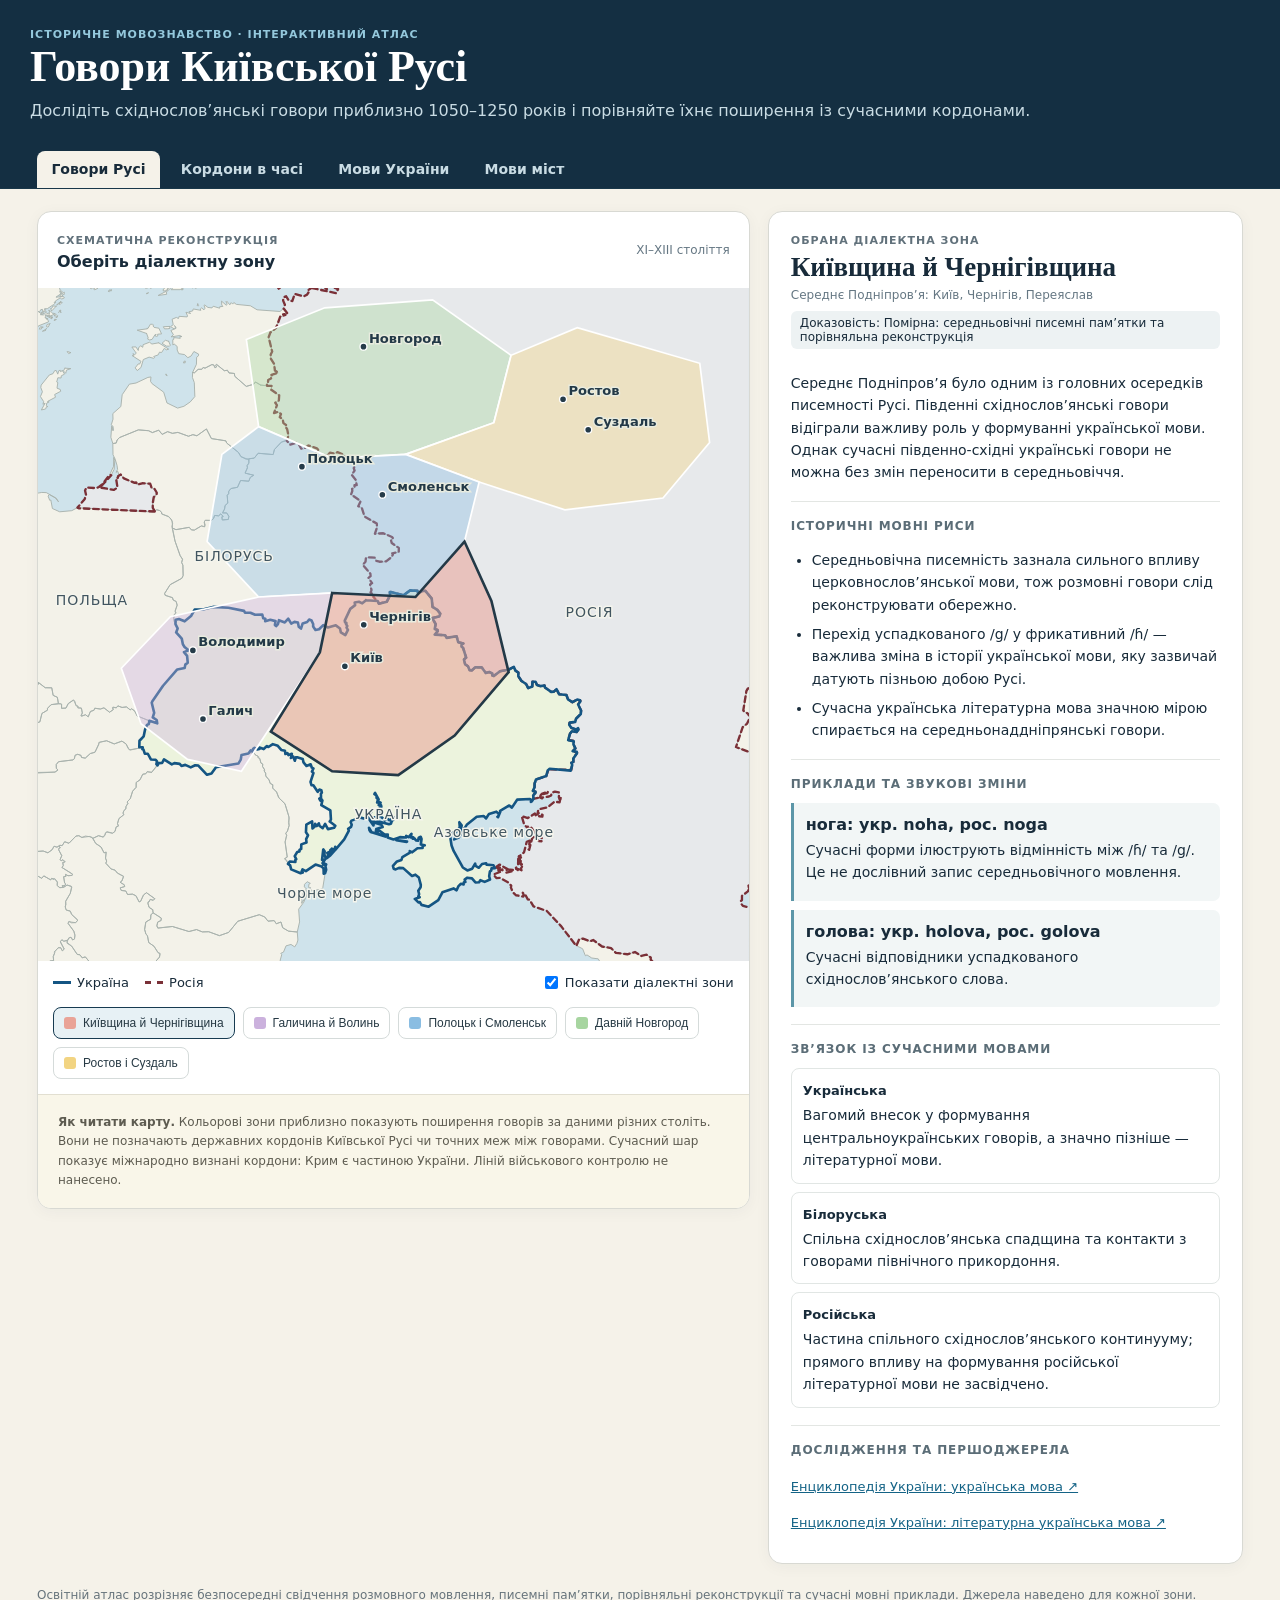
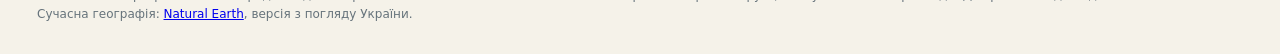
<file: index.html>
<!doctype html><html lang="uk"><head><meta charset="utf-8"><meta name="viewport" content="width=device-width,initial-scale=1"><meta name="description" content="Інтерактивний атлас говорів Київської Русі з мовними прикладами, сучасними кордонами та джерелами."><meta property="og:type" content="website">
<meta property="og:locale" content="uk_UA">
<meta property="og:site_name" content="Мовний атлас України">
<meta property="og:title" content="Мовний атлас України">
<meta property="og:description" content="Інтерактивні карти мов, говорів і кордонів: від Київської Русі до сучасної України.">
<meta property="og:url" content="https://yborunov.github.io/ukraine-language-atlas/">
<meta property="og:image" content="https://yborunov.github.io/ukraine-language-atlas/assets/atlas-share-v1.png">
<meta property="og:image:type" content="image/png">
<meta property="og:image:width" content="1200">
<meta property="og:image:height" content="630">
<meta property="og:image:alt" content="Мовний атлас України: карта сучасної України та шкала часу від 882 до 2026 року">
<meta name="twitter:card" content="summary_large_image">
<meta name="twitter:title" content="Мовний атлас України">
<meta name="twitter:description" content="Інтерактивні карти мов, говорів і кордонів: від Київської Русі до сучасної України.">
<meta name="twitter:image" content="https://yborunov.github.io/ukraine-language-atlas/assets/atlas-share-v1.png">
<meta name="twitter:image:alt" content="Мовний атлас України: карта сучасної України та шкала часу від 882 до 2026 року">
<title>Говори Київської Русі · Мовний атлас України</title><style>
:root{font-family:Inter,system-ui,-apple-system,Segoe UI,sans-serif;color:#182b3a;background:#f5f2e9}*{box-sizing:border-box}body{margin:0}header{background:#142f42;color:#fff;padding:28px max(22px,calc((100vw - 1220px)/2))}h1{font-family:Georgia,serif;font-size:clamp(27px,4vw,44px);margin:0 0 7px}header p{color:#c9dce4;margin:0;line-height:1.5}main{max-width:1250px;margin:auto;padding:22px}.layout{display:grid;grid-template-columns:minmax(0,1.5fr) minmax(330px,1fr);gap:18px;align-items:start}.panel{background:#fff;border:1px solid #d8d9d3;border-radius:14px;overflow:hidden;box-shadow:0 3px 16px #1b35420b}.maptop{padding:17px 19px;display:flex;justify-content:space-between;align-items:center;gap:10px}.eyebrow{font-size:11px;font-weight:750;letter-spacing:.09em;text-transform:uppercase;color:#61717b}.maptop strong{display:block;margin-top:4px}svg{width:100%;height:auto;display:block;background:#e8ebdf}.region{stroke:#fff;stroke-width:2.5;cursor:pointer;transition:opacity .15s}.region:hover,.region:focus{stroke:#263d4c;stroke-width:4;outline:none}.region.selected{stroke:#182e3b;stroke-width:4}.city{fill:#253b49;stroke:#fff;stroke-width:1.4;pointer-events:none}.citylabel{fill:#233947;font-size:11px;font-weight:650;paint-order:stroke;stroke:#e9ecdf;stroke-width:3px;pointer-events:none}.maplabel{font-family:Georgia,serif;font-size:17px;text-anchor:middle;pointer-events:none;fill:#29414b}.legend{padding:15px;display:flex;flex-wrap:wrap;gap:8px}.legend button{border:1px solid #d5dbda;background:#fff;border-radius:8px;padding:8px 10px;cursor:pointer;display:flex;gap:7px;align-items:center;font-size:12px;color:#263944}.legend button.active{border-color:#173b51;background:#e7f1f5}.swatch{height:12px;width:12px;border-radius:3px;display:inline-block;flex:none}.detail{padding:22px}.detail h2{font-family:Georgia,serif;font-size:27px;margin:5px 0}.detail p,.detail li{line-height:1.6;font-size:14px}.detail ul{padding-left:21px}.detail li{margin:7px 0}.meta{font-size:12px;color:#657783}.pill{display:inline-block;background:#edf2f3;padding:5px 9px;border-radius:6px;font-size:12px;margin:9px 0}.section{border-top:1px solid #e3e6e3;padding-top:17px;margin-top:17px}.section h3{font-size:12px;letter-spacing:.075em;text-transform:uppercase;color:#5b6d77;margin:0 0 12px}.example{background:#f2f6f6;border-left:3px solid #5c96a8;border-radius:0 7px 7px 0;padding:12px;margin:9px 0}.example strong{display:block;font-size:16px}.example p{margin:5px 0}.example small{color:#647783;line-height:1.5;display:block}.lang{border:1px solid #e1e6e4;border-radius:8px;padding:11px;margin:8px 0}.lang strong{font-size:13px}.lang p{margin:5px 0 0}.sources a{display:block;color:#146386;font-size:13px;padding:9px 0;line-height:1.4}.disclaimer{padding:18px 20px;background:#f9f6e9;border-top:1px solid #e2dfd1;font-size:12px;line-height:1.6;color:#5d5b50}footer{max-width:1250px;margin:0 auto 30px;padding:0 22px;color:#66737b;font-size:12px;line-height:1.6}@media(max-width:850px){.layout{grid-template-columns:1fr}main{padding:12px}.detail{padding:18px}.maplabel{font-size:15px}}

#borders{fill:none;stroke-linejoin:round;stroke-linecap:round}.neighbor{stroke:#a9b2ad;stroke-width:1}.ukr{stroke:#145583;stroke-width:2.8}.rus{stroke:#7a3037;stroke-width:2.5;stroke-dasharray:6 4}#regions .region{fill-opacity:.39;stroke:#fff;stroke-width:1.8}#regions .region:hover,#regions .region:focus-visible,#regions .region.selected{stroke:#233947;stroke-width:2.8;fill-opacity:.55}#regions.layer-off{display:none}.countrylabel{font-size:15px;letter-spacing:1px;fill:#415560;paint-order:stroke;stroke:#f5f5ed;stroke-width:3;pointer-events:none;text-anchor:middle}.citylabel{font-size:14px}.compare{padding:12px 15px 0;display:flex;gap:8px 16px;align-items:center;flex-wrap:wrap;font-size:13px}.compare label{margin-inline-start:auto;display:flex;align-items:center;gap:4px}.key{display:inline-flex;align-items:center;gap:6px}.key::before{content:'';width:18px;border-top:3px solid #145583}.key.rus::before{border-top:3px dashed #7a3037}@media(max-width:480px){.compare label{margin-inline-start:0}.citylabel{font-size:18px}.countrylabel{font-size:18px}}
</style><link rel="stylesheet" href="atlas-nav.css"></head><body><header><div class="eyebrow" style="color:#94c8dc">Історичне мовознавство · Інтерактивний атлас</div><h1>Говори Київської Русі</h1><p>Дослідіть східнослов’янські говори приблизно 1050–1250 років і порівняйте їхнє поширення із сучасними кордонами.</p></header><nav class="atlas-tabs" aria-label="Карти атласу"><a href="./" aria-current="page">Говори Русі</a><a href="history.html">Кордони в часі</a><a href="modern.html">Мови України</a><a href="cities.html">Мови міст</a></nav><main><div class="layout"><section class="panel"><div class="maptop"><div><span class="eyebrow">Схематична реконструкція</span><strong>Оберіть діалектну зону</strong></div><span class="meta">XI–XIII століття</span></div><svg viewBox="0 0 760 720" role="group" aria-label="Карта говорів Русі та сучасних кордонів Східної Європи">
<rect width="760" height="720" fill="#cfe3eb"/>
<g aria-hidden="true">
<path fill="#ecf3dd" fill-rule="evenodd" d="M363.2,334.6L364.5,337.6L373.0,335.4L376.5,328.4L376.2,325.2L377.2,325.0L390.7,328.6L397.9,323.3L405.7,323.7L406.5,326.6L411.1,323.8L414.2,323.8L421.0,332.1L421.8,340.9L427.0,344.2L430.1,348.2L429.2,351.2L421.6,352.9L425.2,359.4L424.2,364.5L427.2,365.6L427.4,367.0L424.2,370.6L435.3,371.3L437.0,374.1L447.6,372.4L449.3,378.7L454.8,380.1L452.8,381.5L453.0,383.5L454.5,384.7L457.8,395.2L455.4,397.2L456.7,402.3L459.7,404.5L461.5,408.6L463.8,408.9L467.5,405.6L474.5,405.7L478.8,411.6L482.5,410.6L485.8,412.2L485.7,414.2L487.3,414.9L494.0,409.8L503.1,408.2L508.8,405.2L510.5,409.1L513.6,411.2L513.6,415.2L517.0,420.2L521.9,423.4L524.1,427.8L528.5,426.0L528.7,421.0L532.0,421.0L533.5,424.4L537.2,425.7L541.6,425.0L542.1,427.2L548.7,431.9L551.6,431.6L554.4,428.9L557.2,434.4L565.0,435.2L566.7,439.9L571.4,442.9L576.5,440.1L579.6,440.9L579.9,442.2L577.5,445.3L580.7,451.8L580.3,455.5L575.3,460.6L574.4,463.9L568.6,464.7L568.0,467.1L570.2,470.3L575.3,472.1L577.5,470.7L577.9,472.2L575.9,474.8L570.8,474.0L568.8,476.6L566.9,483.4L572.8,484.7L572.5,487.8L574.6,492.3L571.7,495.2L576.0,495.9L576.3,497.5L572.4,503.2L572.4,506.7L570.3,507.6L571.2,509.9L569.6,516.0L547.1,514.1L545.0,515.9L543.4,521.9L532.5,525.5L531.0,529.7L530.9,533.9L529.1,537.8L531.8,538.4L532.0,539.7L529.5,542.4L529.8,546.2L527.9,549.0L527.0,549.5L527.5,547.4L526.0,546.4L512.3,547.1L506.7,555.6L503.9,553.3L494.1,559.0L494.3,560.0L491.9,565.9L491.2,565.4L491.9,565.7L492.8,562.2L490.0,559.9L482.2,562.3L479.0,567.2L476.7,564.6L469.1,565.3L458.4,574.0L449.8,587.5L445.0,589.6L446.7,586.9L450.8,585.2L454.5,578.7L454.6,577.7L452.5,578.1L453.0,574.4L450.5,571.2L451.0,576.2L448.4,580.3L446.3,582.3L442.7,582.3L440.6,585.9L442.2,596.1L444.4,601.9L454.2,619.6L459.1,622.8L464.3,620.9L467.4,615.4L467.9,617.8L471.4,619.9L474.8,615.9L479.2,615.1L479.6,616.5L487.0,617.2L488.5,620.4L484.9,620.6L484.6,622.9L483.2,623.8L482.4,629.0L483.3,632.4L477.6,635.0L473.0,633.2L471.6,635.4L467.7,635.6L464.0,631.3L458.8,630.5L456.2,632.6L456.9,635.1L455.3,635.4L455.1,637.7L452.2,637.0L449.6,639.5L447.6,644.0L444.3,642.0L432.4,646.2L428.0,654.5L417.7,661.5L410.0,659.6L408.3,656.6L406.7,656.9L402.9,653.2L408.1,651.4L406.6,650.8L407.5,648.1L406.6,644.4L409.1,640.7L409.3,638.2L407.2,630.3L403.5,627.3L399.9,628.7L390.5,620.3L386.0,620.0L382.4,621.7L380.3,620.9L379.5,618.0L383.8,613.2L388.6,611.5L389.6,608.6L397.7,603.8L397.5,602.1L400.1,603.4L405.7,599.1L411.2,598.8L411.3,596.6L413.5,595.9L409.3,595.0L410.1,589.1L409.2,586.8L407.1,587.8L407.7,589.2L406.4,589.5L406.6,591.0L404.2,590.7L402.5,588.5L400.7,588.9L401.4,587.4L398.7,587.5L399.3,583.5L396.3,587.2L393.7,585.7L393.6,587.5L387.0,587.2L380.1,589.7L373.8,587.5L374.0,584.3L370.3,584.1L363.9,579.4L363.8,581.1L361.3,580.6L361.7,578.4L368.5,576.3L367.1,573.9L360.3,571.8L358.8,572.7L358.7,574.7L354.0,568.1L355.9,569.8L360.5,569.5L375.2,573.3L377.4,572.7L378.3,569.9L383.8,565.4L375.7,569.1L373.4,567.2L370.7,569.2L370.0,567.2L367.5,566.3L365.3,560.8L367.1,554.2L366.8,553.1L365.2,552.5L366.3,550.2L363.4,549.5L364.2,546.7L360.4,539.8L359.7,541.2L361.8,542.4L362.1,545.4L363.6,546.6L362.6,550.2L365.5,550.6L364.3,553.0L366.1,553.3L365.5,556.5L363.4,558.8L364.5,561.7L364.1,565.7L353.6,566.3L356.9,558.5L354.0,561.4L352.2,559.0L353.9,562.4L351.6,566.3L349.5,567.5L344.9,566.3L335.2,569.5L334.3,571.1L335.4,574.0L334.7,576.2L331.6,578.3L332.4,580.3L327.4,589.5L318.1,600.6L317.8,597.5L317.0,600.8L314.2,599.4L313.2,602.6L312.6,600.8L312.7,604.6L311.5,602.9L309.3,604.1L310.8,607.0L307.5,609.3L306.2,605.8L306.5,602.2L305.0,600.3L303.7,611.6L306.8,611.0L304.2,615.0L305.1,616.6L305.9,615.1L308.1,616.4L307.3,617.7L308.1,622.1L306.9,625.8L305.5,626.2L305.3,620.6L303.2,618.6L296.7,616.5L286.4,623.5L282.8,621.7L282.0,623.7L283.1,625.0L280.7,625.7L270.7,621.6L269.6,617.4L267.3,615.7L269.2,613.2L275.2,613.7L275.1,611.6L276.1,610.7L274.5,607.4L277.2,603.0L279.6,602.4L279.6,600.9L281.4,599.8L281.5,594.9L287.1,592.9L286.7,589.2L288.7,585.2L286.5,582.0L286.9,573.7L293.1,570.2L293.5,577.8L295.7,576.1L296.3,573.0L298.1,575.3L300.3,572.4L300.9,574.9L304.4,577.6L307.0,573.0L310.0,578.6L316.6,577.1L317.9,575.0L311.9,570.5L313.2,568.4L312.6,558.6L302.9,552.9L304.1,548.0L303.2,546.7L301.9,548.1L300.8,545.9L302.6,544.8L302.5,540.7L303.5,539.6L302.9,536.9L300.9,536.3L299.0,538.7L294.4,531.7L292.4,531.5L291.4,528.0L294.5,518.6L292.9,517.1L294.5,513.7L292.8,512.9L291.5,509.3L287.0,511.0L283.9,507.2L283.0,503.5L277.1,501.7L275.7,501.9L274.6,505.5L272.9,501.0L270.4,502.5L271.4,498.1L267.8,499.4L266.7,497.3L264.5,498.2L264.1,494.9L260.1,493.9L256.4,489.5L251.1,487.7L246.4,490.8L244.8,489.8L241.3,493.0L236.8,491.3L236.7,493.0L234.4,493.4L231.5,491.7L230.0,492.7L229.9,496.1L227.5,494.3L225.0,497.7L217.6,499.3L216.8,504.3L214.2,508.5L190.3,512.5L185.5,519.1L180.7,520.5L171.4,510.6L168.0,510.3L163.3,512.6L157.5,509.9L153.4,511.0L151.5,508.8L145.8,508.0L143.1,509.4L134.7,504.1L132.7,507.9L129.0,508.0L127.8,510.5L126.6,509.1L127.2,506.2L125.8,504.4L120.7,504.1L117.4,498.0L114.2,497.9L112.7,493.4L111.6,493.1L112.0,491.1L108.3,491.1L108.5,484.1L113.0,479.4L114.5,472.0L116.6,467.1L118.5,466.2L119.0,462.8L127.5,465.5L126.9,461.9L122.7,459.1L124.2,454.2L121.6,443.5L122.3,441.9L133.7,425.3L148.9,407.9L156.8,406.4L157.5,402.7L160.1,400.6L159.4,393.3L156.1,389.3L161.0,387.3L156.7,383.8L154.9,380.9L153.7,374.9L147.7,368.3L149.3,364.0L147.0,359.5L147.2,354.7L150.7,353.9L156.8,356.4L163.6,350.8L167.5,343.9L176.2,343.8L187.1,341.0L203.6,341.9L220.3,345.2L221.3,347.1L227.1,347.2L232.1,349.4L239.8,349.1L240.8,353.1L243.1,353.6L242.9,356.3L248.4,354.8L254.0,356.2L253.3,360.3L254.6,361.5L256.6,359.3L257.6,355.2L263.9,357.6L267.6,353.6L270.8,358.8L274.2,357.0L277.9,357.7L278.8,362.1L281.2,364.2L283.0,358.6L287.8,357.1L289.9,354.5L292.5,355.6L294.2,359.2L294.2,361.9L296.7,365.7L300.5,364.9L305.0,360.4L310.0,363.0L318.4,360.7L322.9,364.1L323.8,368.2L328.6,371.2L331.4,365.6L329.9,363.1L330.7,361.4L329.2,359.1L329.8,358.2L328.2,357.3L328.0,355.6L333.9,343.1L339.1,339.1L338.6,336.3L343.2,335.5L346.7,337.2L350.7,333.8L363.2,334.6ZM316.5,601.7L317.8,600.9L312.1,607.1L309.4,609.3L307.4,610.2L316.5,601.7ZM394.6,591.9L394.2,592.4L383.1,590.4L394.6,591.9ZM368.8,585.2L371.3,586.6L355.9,581.8L354.4,579.7L353.9,577.1L356.9,582.0L368.8,585.2Z"/>
<path fill="#f3f2e9" fill-rule="evenodd" d="M145.0,353.3L145.7,349.2L147.5,346.9L146.6,345.5L148.8,339.1L147.7,335.2L144.5,333.6L143.8,331.1L136.0,328.6L135.4,326.6L141.3,317.2L153.8,310.4L155.2,307.4L154.9,296.3L153.6,293.6L154.5,290.0L152.0,286.2L146.5,270.6L143.8,256.7L147.5,258.4L161.7,255.9L164.0,258.6L167.1,258.9L174.7,254.4L178.4,255.2L177.7,250.2L178.8,248.4L185.3,248.5L187.6,246.7L188.9,243.2L193.1,243.6L195.5,241.5L198.0,244.3L196.6,244.7L197.0,248.0L203.4,247.5L204.1,244.1L201.7,240.5L197.3,240.5L199.5,236.3L200.0,232.6L202.9,230.0L202.3,221.6L203.8,220.0L204.0,217.3L206.3,214.4L213.3,213.1L216.6,205.8L225.4,206.6L226.9,202.6L230.6,200.2L221.4,197.9L223.9,192.3L223.6,189.9L225.3,187.7L225.8,182.6L231.2,181.9L235.4,176.7L251.4,178.1L252.8,172.7L260.2,164.8L265.0,162.8L270.2,167.6L272.3,165.7L278.1,165.7L281.3,171.7L283.8,172.1L289.1,168.4L298.6,171.6L299.9,173.4L298.3,174.5L297.3,178.4L300.9,182.9L306.2,179.1L309.4,179.1L312.1,176.1L317.3,177.0L319.7,175.4L326.8,178.2L327.1,179.8L329.9,181.3L330.1,183.6L332.7,184.1L333.9,186.6L337.7,186.3L338.6,190.9L337.6,192.6L338.5,195.3L335.3,199.7L339.6,204.9L340.8,210.8L338.4,210.7L338.5,213.7L335.8,214.8L336.1,217.0L334.7,220.8L345.1,227.8L342.4,233.3L346.2,235.1L349.2,244.4L362.2,251.9L362.6,255.7L360.2,262.8L369.1,262.2L378.5,266.2L379.7,267.8L377.4,269.6L378.2,272.7L385.8,277.9L385.7,282.3L378.8,283.7L379.5,284.8L378.0,287.8L370.0,293.0L361.6,291.7L360.5,288.6L356.8,287.6L350.6,288.8L350.2,292.7L347.2,295.9L355.4,305.5L355.6,308.1L353.3,309.9L357.2,315.6L355.1,317.1L356.6,323.0L355.6,325.6L359.0,328.2L358.6,330.3L360.7,332.5L360.7,334.6L350.7,333.8L346.7,337.2L343.2,335.5L338.6,336.3L339.1,339.1L333.9,343.1L328.0,355.6L328.2,357.3L329.8,358.2L329.2,359.1L330.7,361.4L329.9,363.1L331.4,365.6L328.9,371.1L323.8,368.2L322.9,364.1L318.4,360.7L310.0,363.0L305.0,360.4L300.5,364.9L296.7,365.7L294.2,361.9L294.2,359.2L292.5,355.6L289.9,354.5L287.8,357.1L283.0,358.6L281.2,364.2L278.8,362.1L277.9,357.7L274.2,357.0L270.8,358.8L267.6,353.6L263.9,357.6L257.6,355.2L256.6,359.3L254.6,361.5L253.3,360.3L254.0,356.2L248.4,354.8L242.9,356.3L243.1,353.6L240.8,353.1L239.8,349.1L232.1,349.4L227.1,347.2L221.3,347.1L220.3,345.2L203.6,341.9L187.1,341.0L176.2,343.8L167.5,343.9L163.6,350.8L156.8,356.4L150.7,353.9L147.5,354.5L146.6,355.6L146.9,359.3L145.0,353.3Z"/>
<path fill="#f3f2e9" fill-rule="evenodd" d="M746.3,490.8L753.5,469.5L758.2,465.7L760.0,462.7L760.0,496.0L746.3,490.8ZM754.1,451.8L758.0,429.4L760.0,428.3L760.0,456.7L754.1,451.8Z"/>
<path fill="#f3f2e9" fill-rule="evenodd" d="M225.5,186.8L223.6,189.9L223.9,192.3L221.4,197.9L230.6,200.2L226.9,202.6L225.4,206.6L216.6,205.8L213.3,213.1L206.3,214.4L204.0,217.3L203.8,220.0L202.3,221.6L202.9,230.0L200.0,232.6L199.5,236.3L197.3,240.5L201.7,240.5L204.1,244.1L203.4,247.5L197.0,248.0L196.6,244.7L198.0,244.3L195.5,241.5L193.1,243.6L188.9,243.2L187.6,246.7L185.3,248.5L178.8,248.4L177.7,250.2L178.8,253.3L177.9,255.4L174.7,254.4L167.1,258.9L164.0,258.6L161.7,255.9L147.5,258.4L143.8,256.7L143.5,249.4L140.3,244.9L132.3,241.6L132.1,239.7L130.1,238.0L126.8,237.1L124.9,239.0L123.4,236.4L122.5,233.3L123.2,225.3L127.1,219.7L126.4,216.6L121.4,213.5L119.6,208.9L111.4,208.8L106.8,210.6L104.9,207.8L103.3,208.4L91.8,203.5L88.4,199.5L85.6,201.2L86.3,199.2L85.4,196.1L83.4,197.1L85.1,194.1L84.5,189.7L82.5,183.0L80.2,178.3L80.0,166.3L83.6,165.8L84.6,162.5L87.2,159.9L107.3,151.7L118.2,152.6L122.3,154.6L129.1,152.0L132.7,156.5L138.6,153.6L143.7,155.4L149.6,154.4L160.9,158.5L165.6,156.8L169.9,158.0L180.1,150.7L185.4,161.0L200.8,163.4L201.7,165.7L214.3,175.8L217.0,180.3L225.2,183.5L225.5,186.8ZM76.6,199.8L80.8,190.7L80.9,181.2L82.1,184.0L81.4,193.9L78.3,200.2L76.6,199.8Z"/>
<path fill="#e7e9eb" fill-rule="evenodd" d="M758.9,428.4L757.4,431.1L754.1,451.8L759.5,455.5L760.0,456.9L760.0,461.8L758.2,465.7L753.5,469.5L746.3,490.8L760.0,496.0L760.0,639.6L759.7,638.9L760.0,640.8L760.0,643.1L759.0,645.2L752.7,649.9L752.7,654.4L751.6,655.3L752.2,658.7L753.7,660.7L760.0,662.2L760.0,720.0L656.9,720.0L655.1,718.2L655.2,715.8L650.7,712.9L645.1,714.2L638.3,710.0L630.1,712.4L617.9,710.9L612.7,705.8L603.1,704.1L593.6,697.2L590.2,698.6L582.7,695.6L578.5,696.7L575.6,703.4L559.0,682.0L544.0,666.1L529.8,661.2L525.6,654.0L523.7,653.7L520.9,648.4L518.3,646.7L519.5,649.3L518.9,650.7L511.0,649.3L507.7,646.0L505.6,640.9L506.0,639.1L503.0,635.7L493.7,630.7L490.1,630.9L486.9,627.1L496.9,623.3L496.5,621.7L492.4,622.9L491.6,620.3L492.8,622.1L493.9,619.7L492.2,618.9L489.2,621.5L490.2,618.7L493.6,616.5L501.6,621.1L500.0,625.2L506.3,623.8L502.1,621.5L507.9,622.3L511.5,619.7L511.2,621.2L513.7,621.3L512.8,622.6L513.4,623.0L514.6,621.2L517.0,622.5L516.3,620.9L517.8,618.3L516.7,618.8L516.4,615.9L517.4,616.2L515.9,614.8L516.3,611.5L514.6,609.5L515.3,611.3L514.7,616.0L514.2,617.6L513.3,617.0L513.5,608.4L514.3,607.0L514.0,608.1L516.4,609.0L515.4,607.0L519.7,603.4L522.6,592.1L526.7,590.5L525.0,591.9L526.1,591.9L525.2,594.6L526.2,595.2L524.2,600.0L525.2,600.7L528.5,587.8L530.7,586.9L535.3,591.3L538.8,591.6L539.1,588.5L532.0,583.7L527.4,577.0L523.6,576.0L524.6,577.3L524.0,577.9L521.6,575.5L519.6,572.8L517.1,564.6L523.7,566.8L531.3,561.9L532.4,564.3L539.2,565.3L539.5,563.5L537.6,561.9L535.4,561.4L534.0,562.9L535.0,557.6L545.2,555.1L552.3,549.2L557.7,550.0L558.3,547.0L560.5,545.7L559.0,545.2L557.7,546.9L556.9,544.3L557.3,539.5L552.7,538.5L548.9,539.9L548.7,542.6L546.3,543.7L538.6,544.8L539.0,545.7L536.7,544.6L538.8,541.3L544.5,540.2L545.4,538.4L538.6,540.9L535.4,544.9L529.8,546.2L529.5,542.4L532.0,538.9L529.1,537.2L530.9,533.9L531.0,529.7L532.5,525.5L543.4,521.9L545.9,514.7L570.2,515.3L571.2,509.9L570.3,507.6L572.4,506.7L572.4,503.2L576.4,496.7L571.7,495.2L574.6,492.3L572.5,487.8L573.1,486.6L572.2,483.9L566.9,483.4L568.8,476.6L570.8,474.0L575.9,474.8L578.0,471.4L576.8,470.6L575.3,472.1L570.2,470.3L568.0,467.1L568.2,465.0L574.4,463.9L575.3,460.6L580.3,455.5L580.7,451.8L577.5,445.3L580.0,441.3L576.5,440.1L571.4,442.9L566.7,439.9L565.0,435.2L557.2,434.4L554.4,428.9L551.6,431.6L548.7,431.9L542.1,427.2L541.6,425.0L537.2,425.7L533.5,424.4L532.0,421.0L528.7,421.0L528.5,426.0L524.1,427.8L521.9,423.4L517.0,420.2L513.6,415.2L513.6,411.2L510.5,409.1L508.8,405.2L503.1,408.2L494.0,409.8L487.3,414.9L485.7,414.2L485.8,412.2L482.5,410.6L478.8,411.6L474.5,405.7L467.5,405.6L463.8,408.9L461.5,408.6L459.7,404.5L456.7,402.3L455.4,397.2L457.8,395.2L454.5,384.7L453.0,383.5L452.8,381.5L454.8,380.1L449.3,378.7L447.6,372.4L437.0,374.1L435.3,371.3L424.2,370.6L427.4,367.0L427.2,365.6L424.2,364.5L425.2,359.4L421.6,352.9L429.2,351.2L430.1,348.2L427.0,344.2L421.8,340.9L421.0,332.1L414.2,323.8L411.1,323.8L406.5,326.6L405.7,323.7L397.9,323.3L390.7,328.6L377.2,325.0L376.2,325.2L376.5,328.4L373.0,335.4L364.5,337.6L363.2,334.6L360.7,334.6L360.7,332.5L358.6,330.3L359.0,328.2L355.6,325.6L356.6,323.0L355.1,317.1L357.2,315.6L353.3,309.9L355.6,308.1L355.4,305.5L347.2,295.9L350.2,292.7L350.6,288.8L351.6,288.0L360.0,288.3L361.6,291.7L365.1,292.7L372.2,292.3L378.0,287.8L379.5,284.8L378.8,283.7L385.7,282.3L385.8,277.9L378.2,272.7L377.4,269.6L379.7,267.8L378.5,266.2L369.1,262.2L360.2,262.8L362.6,255.7L362.2,251.9L349.2,244.4L346.2,235.1L342.4,233.3L345.1,227.8L334.7,220.8L336.1,217.0L335.8,214.8L338.5,213.7L338.4,210.7L340.8,210.8L339.6,204.9L335.3,199.7L338.5,195.3L337.6,192.6L338.6,190.9L338.4,187.6L336.7,185.9L333.9,186.6L332.7,184.1L330.1,183.6L329.9,181.3L327.1,179.8L326.8,178.2L320.2,175.5L317.3,177.0L312.1,176.1L309.4,179.1L306.2,179.1L300.9,182.9L297.5,179.3L298.3,174.5L299.9,173.4L298.2,171.4L289.1,168.4L283.8,172.1L281.3,171.7L278.3,165.9L276.2,165.3L269.7,167.4L266.0,163.4L267.8,157.9L266.4,150.9L264.5,148.2L265.5,146.7L262.4,144.5L261.6,140.3L258.5,138.0L259.8,134.7L256.5,132.5L252.3,133.7L255.5,125.3L253.7,122.7L257.5,120.3L257.9,114.7L249.3,108.8L249.7,104.7L245.1,104.7L244.5,102.4L245.9,101.5L246.1,98.3L249.2,96.8L249.0,94.3L250.4,93.4L249.6,92.9L256.8,90.6L253.3,88.2L252.4,81.0L248.8,75.3L248.8,71.2L250.4,68.0L246.6,52.7L248.4,47.6L254.6,42.7L259.0,30.7L264.6,28.8L262.1,28.2L266.8,27.3L262.6,21.9L264.0,17.9L262.1,13.5L262.3,10.2L265.3,8.8L267.9,13.1L271.9,14.1L274.5,6.3L283.9,9.0L287.7,7.1L289.2,4.8L287.8,3.0L292.3,0.0L293.0,0.0L318.7,5.6L320.9,1.1L317.4,0.0L760.0,0.0L760.0,427.9L758.9,428.4ZM44.0,235.6L42.2,234.8L49.8,225.9L51.4,221.4L50.3,216.4L51.8,213.3L62.0,214.0L65.1,212.8L69.0,209.7L76.6,199.8L78.3,200.3L66.3,213.3L81.0,215.9L85.0,213.4L83.4,203.2L85.4,203.1L85.6,201.2L88.4,199.5L91.8,203.5L103.3,208.4L104.9,207.8L106.1,210.3L111.4,208.8L120.0,209.3L121.4,213.5L124.5,214.7L127.0,218.9L126.7,221.1L123.8,223.5L122.7,230.0L122.7,234.9L124.9,239.0L44.0,235.6ZM308.9,1.1L307.2,0.0L307.9,0.0L308.9,1.1ZM257.4,0.7L256.9,0.0L256.9,0.0L258.4,0.0L257.4,0.7Z"/>
<path fill="#f3f2e9" fill-rule="evenodd" d="M0.8,423.4L0.1,421.5L7.7,427.4L14.7,427.5L16.2,435.6L20.7,437.6L21.8,444.3L14.0,445.5L10.2,449.4L10.1,451.4L4.2,454.9L2.0,463.9L0.0,464.6L0.0,423.6L0.8,423.4Z"/>
<path fill="#f3f2e9" fill-rule="evenodd" d="M169.4,81.6L169.6,74.1L171.6,72.5L171.7,70.6L166.7,67.9L163.6,72.8L160.2,74.5L156.7,71.2L150.5,70.2L148.8,66.3L148.8,62.5L145.7,60.0L144.2,60.9L144.1,55.2L145.4,54.7L145.0,53.0L152.1,53.8L151.6,51.8L153.9,52.0L151.6,50.8L142.3,52.3L144.8,50.0L142.1,45.4L147.5,43.2L147.3,41.7L145.7,40.1L147.1,41.9L145.5,43.6L141.7,41.3L144.6,39.2L143.4,33.4L147.9,31.5L150.2,32.6L150.9,30.3L159.4,30.9L159.9,29.9L158.2,25.9L163.1,27.3L161.5,25.3L165.3,24.6L166.0,22.4L174.1,23.9L173.5,22.4L174.9,21.3L177.5,23.3L178.6,21.6L177.5,18.6L178.3,18.2L181.7,20.8L186.0,21.3L187.3,19.5L194.2,21.6L194.3,20.0L197.7,19.7L196.5,18.2L196.2,14.0L201.2,18.4L202.3,17.5L201.0,14.6L201.7,13.9L205.1,18.0L206.6,15.6L208.2,17.2L209.4,15.5L212.0,17.5L227.1,19.0L234.2,23.3L258.7,25.1L262.6,21.9L267.0,26.5L262.1,28.2L264.1,29.4L259.0,30.7L254.6,42.7L248.4,47.6L246.6,52.7L250.4,68.0L248.8,71.2L248.8,75.3L252.4,81.0L253.3,88.2L256.8,90.6L249.6,92.9L250.4,93.4L249.0,94.3L249.2,96.8L246.1,98.3L245.9,101.5L244.5,102.4L245.1,104.7L238.1,103.8L232.5,100.5L230.5,102.9L222.7,105.2L210.3,94.3L210.0,91.4L204.2,90.8L202.6,88.0L199.2,88.4L190.8,81.6L190.0,82.5L190.9,84.4L189.5,85.3L187.8,82.2L185.9,81.9L178.6,85.7L176.5,85.0L175.2,86.9L171.2,87.0L167.2,90.7L165.3,90.3L169.4,81.6ZM156.1,78.3L157.6,78.2L157.3,80.1L155.8,79.9L156.1,78.3ZM139.8,65.4L137.2,66.1L135.1,64.5L132.1,69.0L129.9,68.6L128.5,71.5L123.7,73.3L124.7,74.4L123.8,75.2L118.8,73.9L112.6,76.5L110.1,85.0L106.1,88.3L103.9,85.4L107.1,81.2L108.7,81.3L110.1,78.4L100.7,72.3L102.4,72.1L101.5,70.2L103.4,71.2L105.1,69.7L100.4,63.1L104.7,63.0L107.2,66.8L107.5,64.1L109.7,61.7L112.0,63.4L112.4,60.6L119.2,58.0L121.8,59.9L129.0,58.6L139.8,65.4ZM141.5,61.2L140.5,62.2L137.2,62.1L132.6,59.1L136.2,55.9L139.7,57.0L141.5,61.2ZM141.1,43.2L138.9,43.6L135.3,43.7L134.0,41.4L140.6,41.1L141.1,43.2ZM106.0,45.1L117.0,43.6L116.4,43.0L117.6,43.2L120.2,38.7L122.3,38.8L123.5,39.4L123.0,40.6L124.1,42.1L129.3,43.0L132.1,49.1L127.9,49.4L128.1,51.2L127.0,51.8L125.2,51.2L126.3,49.6L125.2,49.8L122.0,54.9L119.4,55.6L117.0,54.4L117.9,53.5L116.1,48.6L106.0,45.1ZM171.7,18.7L171.5,19.2L170.1,18.7L170.8,17.0L171.7,18.7ZM138.1,93.8L136.7,93.1L136.9,92.2L138.1,93.8Z"/>
<path fill="#f3f2e9" fill-rule="evenodd" d="M249.7,104.7L249.3,108.8L257.9,114.7L257.5,120.3L253.7,122.7L255.5,125.3L252.3,133.7L256.5,132.5L259.8,134.7L258.5,138.0L261.6,140.3L262.4,144.5L265.4,146.2L264.5,148.2L266.4,150.9L267.8,157.9L266.0,163.4L260.2,164.8L252.8,172.7L251.4,178.1L235.4,176.7L231.2,181.9L222.3,183.0L217.0,180.3L214.3,175.8L201.7,165.7L200.8,163.4L185.4,161.0L180.1,150.7L169.9,158.0L165.6,156.8L160.9,158.5L149.6,154.4L143.7,155.4L138.6,153.6L132.7,156.5L129.1,152.0L122.3,154.6L118.2,152.6L107.3,151.7L87.2,159.9L84.6,162.5L83.6,165.8L80.0,166.3L77.9,159.6L78.8,147.4L79.8,149.8L79.4,152.1L80.7,152.3L80.2,148.1L78.4,146.2L80.2,140.2L80.0,134.3L88.6,126.7L90.0,114.1L97.7,102.8L104.8,101.6L117.5,95.6L120.8,95.1L120.3,99.8L122.0,102.3L134.4,111.4L137.9,122.9L149.3,128.4L156.0,126.5L162.8,121.8L167.7,116.1L167.1,101.1L165.1,95.6L165.3,90.3L167.2,90.7L171.2,87.0L175.2,86.9L176.5,85.0L178.6,85.7L185.9,81.9L187.8,82.2L189.1,85.3L190.9,84.4L190.0,82.5L190.8,81.6L199.2,88.4L202.6,88.0L204.2,90.8L210.0,91.4L210.3,94.3L222.7,105.2L230.5,102.9L232.5,100.5L238.1,103.8L249.7,104.7Z"/>
<path fill="#f3f2e9" fill-rule="evenodd" d="M23.7,2.2L27.0,5.0L28.1,4.4L28.0,7.0L27.1,7.0L23.2,3.0L24.2,6.3L19.2,9.8L27.3,9.1L28.2,10.6L25.1,11.9L23.9,10.5L18.7,13.8L18.2,14.9L19.3,15.2L17.3,15.4L18.0,16.7L16.8,17.6L9.9,22.2L7.1,22.1L7.9,23.0L6.5,23.3L8.9,25.1L8.1,25.5L4.9,25.1L4.2,24.5L5.4,24.5L4.8,22.9L3.0,23.1L1.7,25.5L0.2,25.1L3.8,27.9L2.5,28.5L5.8,28.8L8.3,26.4L12.3,28.1L11.7,25.6L13.0,25.6L11.2,23.9L12.7,24.0L16.9,28.4L13.6,29.7L7.6,28.7L8.3,30.5L7.3,31.3L10.8,33.2L8.2,32.4L11.3,35.0L11.1,36.3L0.4,40.5L0.0,41.3L0.0,0.0L23.0,0.0L23.7,2.2ZM28.4,92.1L24.9,93.9L24.7,96.2L21.2,96.0L20.0,100.5L21.2,101.3L20.3,107.1L23.8,108.5L24.3,110.4L17.8,113.9L18.7,116.8L10.7,121.0L10.1,121.7L11.9,121.7L9.4,123.0L8.9,125.7L10.5,126.9L9.0,126.9L8.2,129.3L3.6,130.4L7.6,123.1L5.3,124.3L6.0,121.4L2.6,116.1L4.7,111.0L3.0,106.4L3.4,103.8L12.1,93.0L16.0,91.6L17.8,88.4L19.5,88.2L21.1,92.1L22.3,88.3L23.9,88.0L24.0,89.4L26.1,88.4L28.4,92.1ZM35.1,86.2L30.5,87.8L29.6,91.2L27.2,88.7L28.8,85.7L35.1,86.2ZM32.8,70.2L31.1,68.0L32.0,68.0L34.9,69.1L32.8,70.2ZM9.0,29.7L16.0,31.4L13.5,30.9L15.2,32.0L14.5,32.8L9.0,29.7ZM10.8,41.9L9.0,41.3L9.8,39.0L12.7,38.2L10.8,41.9ZM19.7,33.7L17.3,34.9L18.1,33.5L19.7,33.7ZM20.3,31.7L18.9,31.2L19.9,29.9L20.9,29.9L20.3,31.7ZM16.7,26.8L19.6,28.3L17.8,29.7L16.7,26.8ZM3.2,25.9L6.5,26.8L4.3,27.9L3.2,25.9ZM22.7,25.4L22.8,25.7L22.2,25.9L22.7,25.4ZM24.6,26.5L23.6,25.4L24.2,25.2L24.6,26.5ZM23.4,25.1L22.6,24.4L23.5,23.5L24.3,24.0L23.4,25.1ZM14.6,24.5L13.4,21.9L14.6,21.9L16.0,19.2L19.4,19.5L14.6,24.5ZM23.7,17.7L22.5,17.1L24.6,14.9L25.6,15.5L23.7,17.7ZM21.6,17.6L19.8,18.1L24.2,14.5L21.6,17.6ZM25.5,9.0L23.2,8.7L25.1,5.8L26.1,8.1L25.5,9.0ZM9.4,43.3L7.6,44.8L8.3,45.4L5.1,46.1L9.4,43.3ZM3.8,42.2L3.8,43.7L1.3,44.0L2.7,41.4L5.2,41.9L3.8,42.2Z"/>
<path fill="#f3f2e9" fill-rule="evenodd" d="M168.9,0.3L168.2,0.4L168.3,0.0L169.4,0.0L168.9,0.3ZM165.4,0.1L165.5,0.0L165.6,0.0L165.4,0.1ZM152.0,1.8L142.3,1.8L144.0,0.0L154.8,0.0L152.0,1.8ZM137.2,4.3L137.6,6.7L128.5,8.0L137.5,3.3L139.4,0.0L141.9,0.0L137.2,4.3ZM136.9,3.0L133.9,3.2L134.0,1.1L135.5,0.0L139.3,0.0L136.9,3.0ZM116.4,0.1L114.9,0.3L114.8,0.0L116.4,0.0L116.4,0.1ZM120.6,0.7L120.5,0.0L121.0,0.0L120.6,0.7ZM117.1,0.1L117.1,0.0L117.3,0.0L117.1,0.1ZM154.5,2.1L153.2,1.9L153.8,1.2L155.0,1.1L154.5,2.1ZM116.5,6.3L115.7,5.9L116.8,5.4L117.9,5.2L116.5,6.3Z"/>
<path fill="#f3f2e9" fill-rule="evenodd" d="M599.0,717.3L592.1,716.4L587.0,713.1L585.3,714.0L582.3,706.5L576.2,703.5L578.1,697.3L580.9,695.6L590.2,698.6L593.6,697.2L603.1,704.1L612.7,705.8L617.9,710.9L630.1,712.4L638.3,710.0L645.1,714.2L650.7,712.9L655.2,715.8L655.1,718.2L656.9,720.0L600.6,720.0L599.0,717.3Z"/>
<path fill="#f3f2e9" fill-rule="evenodd" d="M50.6,715.2L47.3,716.2L44.9,713.0L41.9,712.5L36.0,703.7L30.8,699.6L32.8,695.1L35.3,694.2L37.0,697.1L39.0,696.1L39.5,692.6L38.3,687.7L32.2,679.4L32.6,677.6L40.1,678.6L42.4,676.1L35.7,669.5L34.7,666.5L30.3,665.2L29.3,663.1L29.6,655.7L34.5,647.3L36.1,641.1L35.5,639.6L31.1,638.4L26.6,641.0L26.0,638.9L28.0,639.3L29.7,637.3L28.5,636.3L27.4,629.5L29.8,629.1L29.4,627.0L32.1,628.4L36.4,628.1L36.9,626.7L25.6,619.6L27.0,617.7L26.5,614.2L29.0,613.6L26.7,611.3L24.7,612.5L23.7,611.0L25.4,607.0L22.1,600.7L22.4,599.0L23.8,598.5L22.9,597.4L23.6,595.9L25.9,596.2L28.5,592.1L33.1,593.7L40.6,586.0L43.7,585.6L46.9,587.5L50.6,586.0L57.4,587.0L61.7,593.9L67.4,597.7L70.8,604.1L72.8,603.0L72.2,609.6L73.4,612.8L72.5,615.0L78.1,621.2L82.3,622.4L84.9,625.6L91.5,629.1L89.7,634.0L87.8,635.4L92.2,638.1L92.7,640.0L87.9,641.4L89.0,644.2L93.8,644.7L95.8,648.5L101.0,648.1L104.7,649.8L108.1,656.4L109.7,655.8L112.8,649.0L116.0,646.6L124.9,653.0L123.2,654.7L120.0,653.7L119.2,656.0L117.5,656.5L118.5,661.8L122.7,664.7L123.0,668.0L120.7,670.3L120.4,674.9L115.3,677.9L114.0,685.8L115.4,690.9L117.0,692.5L118.4,699.9L124.0,703.8L128.4,710.7L130.5,711.6L129.9,715.4L125.9,720.0L54.6,720.0L50.6,715.2Z"/>
<path fill="#f3f2e9" fill-rule="evenodd" d="M129.0,508.0L132.7,507.9L134.7,504.1L143.1,509.4L145.8,508.0L151.5,508.8L153.4,511.0L157.5,509.9L163.3,512.6L168.0,510.3L171.4,510.6L180.7,520.5L185.5,519.1L190.3,512.5L214.2,508.5L216.8,504.3L217.6,499.3L227.7,496.6L231.2,497.5L233.5,500.4L234.2,499.6L235.8,501.2L235.0,502.2L237.1,503.1L238.4,508.0L240.3,509.0L240.1,511.6L242.5,515.5L241.6,516.1L243.4,518.7L243.2,521.2L247.1,526.0L248.3,529.8L251.0,531.1L250.9,534.7L255.1,538.9L258.0,545.7L263.9,551.1L268.2,564.9L268.5,574.8L266.7,580.8L264.9,583.0L265.9,585.2L264.2,592.3L266.5,608.5L263.7,610.2L269.6,617.4L270.7,621.6L280.7,625.7L283.1,625.0L282.0,623.7L282.8,621.7L286.4,623.5L296.7,616.5L303.2,618.6L305.3,620.6L305.7,625.5L304.6,626.4L306.6,628.4L304.5,641.2L303.0,642.9L292.4,644.4L288.3,648.5L287.6,646.1L291.9,643.6L290.8,640.6L291.0,642.1L289.4,641.0L289.6,637.6L291.2,636.6L287.8,634.8L284.9,637.7L284.8,640.3L287.0,642.6L286.3,643.2L286.9,645.2L283.0,647.1L282.6,650.1L284.9,649.6L285.6,647.3L287.4,648.0L287.9,649.0L286.7,650.8L287.6,648.6L282.4,652.2L282.9,650.8L281.9,651.1L282.1,652.4L282.7,652.8L281.3,653.6L282.4,654.3L281.9,657.9L286.3,651.4L284.2,656.7L278.7,664.2L279.7,677.8L277.2,688.6L267.9,687.7L261.6,684.0L259.8,677.9L254.8,679.8L252.5,676.4L245.9,677.0L242.4,672.5L236.6,670.1L213.6,677.1L203.9,689.0L194.0,692.5L182.5,688.3L175.7,688.5L169.5,686.0L161.4,688.1L143.7,682.7L128.1,684.4L127.1,682.0L128.0,677.9L131.6,676.3L131.8,673.7L122.9,668.0L122.7,664.7L119.2,662.9L117.3,658.0L120.0,653.7L123.2,654.7L124.9,653.0L116.0,646.6L112.8,649.0L109.7,655.8L108.1,656.4L104.7,649.8L101.0,648.1L95.8,648.5L93.8,644.7L89.0,644.2L87.9,641.4L92.7,640.0L92.2,638.1L87.8,635.4L89.7,634.0L91.5,629.1L84.9,625.6L82.3,622.4L78.1,621.2L72.5,615.0L73.4,612.8L72.2,609.6L73.0,603.4L70.4,603.8L67.4,597.7L61.7,593.9L58.8,588.4L64.7,585.6L69.8,587.1L73.3,581.6L79.5,583.1L82.4,580.9L83.3,576.7L86.0,575.3L85.0,572.7L86.5,567.4L91.8,563.1L90.9,561.5L91.8,558.8L93.9,557.0L94.1,554.4L96.2,550.9L95.2,549.6L98.6,546.1L101.2,538.0L104.9,533.9L105.0,528.7L109.1,525.8L112.0,519.9L115.2,519.4L116.7,517.2L121.5,517.9L129.0,508.0Z"/>
<path fill="#f3f2e9" fill-rule="evenodd" d="M121.5,517.9L116.7,517.2L115.2,519.4L112.0,519.9L109.1,525.8L105.0,528.7L104.9,533.9L101.2,538.0L98.6,546.1L95.2,549.6L96.2,550.9L94.1,554.4L93.9,557.0L91.8,558.8L90.9,561.5L91.8,563.1L86.5,567.4L85.0,572.7L86.0,575.3L83.7,576.1L82.4,580.9L80.0,582.9L73.9,581.4L71.8,582.9L71.9,584.8L69.8,587.1L64.7,585.6L58.8,588.4L55.0,586.4L46.9,587.5L43.7,585.6L40.6,586.0L33.1,593.7L28.5,592.1L25.7,596.3L23.2,595.9L20.3,597.9L17.2,596.9L15.0,600.7L10.6,603.9L5.5,602.0L0.0,602.4L0.0,518.6L18.2,517.6L21.4,515.3L19.6,513.7L19.5,509.5L22.0,506.5L37.4,504.6L38.8,503.5L39.7,499.6L42.5,498.6L46.0,499.8L46.5,501.9L50.5,502.7L55.9,497.8L60.9,496.4L65.0,488.0L65.0,486.0L73.4,484.1L81.5,487.5L89.7,484.5L94.1,487.4L96.4,492.5L98.5,494.1L112.0,491.1L111.6,493.1L112.7,493.4L114.2,497.9L117.4,498.0L120.7,504.1L125.8,504.4L127.2,506.2L126.6,509.1L127.8,510.5L121.5,517.9Z"/>
<path fill="#f3f2e9" fill-rule="evenodd" d="M118.5,466.2L116.6,467.1L114.5,472.0L113.0,479.4L108.5,484.1L108.3,491.1L107.4,492.2L97.7,493.8L94.1,487.4L89.7,484.5L81.5,487.5L73.4,484.1L65.8,485.6L60.9,496.4L55.9,497.8L50.5,502.7L46.5,501.9L46.0,499.8L42.5,498.6L39.7,499.6L38.8,503.5L37.4,504.6L22.0,506.5L19.5,509.5L19.6,513.7L21.4,515.3L18.2,517.6L0.0,518.0L0.0,464.6L2.0,463.9L4.2,454.9L10.1,451.4L10.2,449.4L14.0,445.5L24.4,444.5L25.2,445.0L25.2,449.4L29.9,449.2L32.3,444.4L37.8,440.4L39.4,442.0L40.8,446.7L42.8,447.2L42.6,448.9L46.4,449.2L47.4,454.4L45.8,457.2L46.8,457.9L50.8,456.3L53.7,458.5L56.0,452.8L59.9,451.5L60.7,449.3L66.7,450.2L70.5,448.9L76.5,453.6L80.5,450.8L80.0,448.3L83.7,448.9L85.4,446.8L89.8,448.5L94.9,448.0L98.5,451.1L100.1,449.9L103.9,452.8L105.9,457.5L119.0,462.8L118.5,466.2Z"/>
<path fill="#f3f2e9" fill-rule="evenodd" d="M20.7,437.6L16.2,435.6L14.7,427.5L7.7,427.4L0.1,421.5L0.8,423.4L0.0,423.6L0.0,219.3L4.0,218.6L8.9,218.8L19.7,224.9L21.9,228.6L18.5,224.4L12.0,220.8L10.8,222.5L12.5,227.0L13.7,226.7L15.4,235.8L23.2,239.3L36.1,238.1L42.2,234.8L123.1,239.6L126.8,237.1L130.1,238.0L132.1,239.7L132.3,241.6L139.3,244.1L142.8,247.6L144.0,252.2L143.1,254.9L146.5,270.6L152.0,286.2L154.5,290.0L153.6,293.6L154.9,296.3L155.2,307.4L153.8,310.4L141.3,317.2L135.4,326.6L136.0,328.6L143.8,331.1L144.5,333.6L147.7,335.2L148.8,339.1L146.6,345.5L147.2,347.9L145.5,350.0L145.3,356.1L149.3,364.0L147.7,368.3L153.7,374.9L154.9,380.9L156.7,383.8L161.0,387.3L156.1,389.3L159.4,393.3L160.1,400.6L157.5,402.7L156.8,406.4L148.9,407.9L133.7,425.3L122.3,441.9L121.6,443.5L124.2,454.2L122.7,459.1L127.2,462.3L127.2,466.1L105.9,457.5L103.0,451.9L100.1,449.9L98.5,451.1L94.4,447.8L89.8,448.5L85.4,446.8L83.7,448.9L80.4,448.1L79.5,449.0L80.5,450.8L76.5,453.6L70.5,448.9L66.7,450.2L60.7,449.3L59.9,451.5L56.0,452.8L53.7,458.5L50.8,456.3L46.1,457.7L47.4,454.4L46.4,449.2L42.6,448.9L42.8,447.2L40.8,446.7L38.2,440.6L32.3,444.4L29.9,449.2L25.2,449.4L25.2,445.0L21.8,444.3L20.7,437.6Z"/>
<path fill="#f3f2e9" fill-rule="evenodd" d="M5.5,602.0L10.6,603.9L15.0,600.7L17.2,596.9L20.3,597.9L23.6,595.9L22.9,597.4L23.8,598.5L22.4,599.0L22.1,600.7L25.4,607.0L23.7,611.0L24.7,612.5L26.7,611.3L29.0,613.6L26.5,614.2L27.0,617.7L25.6,619.6L36.9,626.7L36.4,628.1L32.1,628.4L29.4,627.0L29.8,629.1L27.4,629.5L28.5,636.3L29.7,637.3L28.0,639.3L26.0,638.9L26.6,641.0L23.3,641.2L20.5,638.9L20.7,635.2L17.9,631.7L14.4,631.3L13.6,632.9L6.2,628.6L4.0,631.2L0.1,629.0L0.0,629.0L0.0,602.4L5.5,602.0Z"/>
<path fill="#f3f2e9" fill-rule="evenodd" d="M129.9,715.4L130.5,711.6L128.4,710.7L124.0,703.8L118.4,699.9L117.0,692.5L115.4,690.9L114.0,685.8L115.3,677.9L120.4,674.9L120.7,670.3L123.0,668.0L131.8,673.7L131.6,676.3L128.0,677.9L127.1,682.0L128.1,684.4L143.7,682.7L161.4,688.1L169.5,686.0L175.7,688.5L182.5,688.3L194.0,692.5L203.9,689.0L213.6,677.1L236.6,670.1L242.4,672.5L245.9,677.0L252.5,676.4L254.8,679.8L259.8,677.9L261.6,684.0L267.9,687.7L277.2,688.6L277.9,697.2L276.8,700.8L274.5,704.5L270.5,701.9L265.2,703.4L262.5,710.1L259.6,711.4L260.6,712.8L259.0,718.7L259.0,720.0L125.9,720.0L129.9,715.4Z"/>
<path fill="#f3f2e9" fill-rule="evenodd" d="M12.7,719.4L16.7,719.1L16.3,714.8L18.0,710.5L17.4,710.1L21.5,705.5L24.2,705.3L26.0,708.7L28.0,706.9L23.7,699.2L25.6,696.9L27.6,698.5L31.3,697.4L31.2,700.7L36.0,703.7L41.9,712.5L44.9,713.0L47.3,716.2L50.6,715.2L54.6,720.0L12.3,720.0L12.7,719.4Z"/>
<path fill="#f3f2e9" fill-rule="evenodd" d="M0.1,629.0L4.0,631.2L6.2,628.6L13.6,632.9L14.4,631.3L17.0,632.6L17.8,631.6L20.7,635.2L20.5,638.9L23.3,641.2L28.0,640.6L31.1,638.4L35.9,640.1L34.5,647.3L29.6,655.7L29.9,659.4L29.0,661.4L30.3,665.2L34.3,666.0L36.2,670.1L42.2,675.3L42.2,676.8L40.1,678.6L35.8,678.8L33.4,677.1L32.2,679.4L38.3,687.7L39.5,691.5L39.0,696.1L37.0,697.1L35.3,694.2L32.8,695.1L31.9,697.4L27.6,698.5L25.6,696.9L23.9,698.5L28.0,706.9L26.0,708.7L24.2,705.3L21.5,705.5L17.4,710.1L18.0,710.5L16.3,714.8L16.7,719.1L13.1,720.0L0.0,720.0L0.0,629.0L0.1,629.0Z"/>
<path fill="#f3f2e9" fill-rule="evenodd" d="M227.5,494.3L230.2,495.8L230.0,492.7L231.5,491.7L234.4,493.4L236.7,493.0L236.8,491.3L241.3,493.0L244.8,489.8L246.4,490.8L251.7,487.7L252.3,489.1L256.4,489.5L260.1,493.9L264.1,494.9L264.5,498.2L266.7,497.3L267.8,499.4L271.4,498.1L270.4,502.5L272.9,501.0L274.6,505.5L275.7,501.9L277.1,501.7L283.0,503.5L283.9,507.2L287.0,511.0L291.5,509.3L292.8,512.9L294.5,513.7L292.9,517.1L294.5,518.6L291.4,528.0L292.4,531.5L294.4,531.7L299.0,538.7L300.9,536.3L302.9,536.9L303.5,539.6L302.5,540.7L302.6,544.8L300.8,545.9L301.9,548.1L303.2,546.7L304.1,548.0L302.9,552.9L312.6,558.6L313.2,568.4L311.9,570.5L317.9,575.0L316.6,577.1L310.0,578.6L307.0,573.0L304.4,577.6L300.9,574.9L300.3,572.4L298.1,575.3L296.3,573.0L295.7,576.1L293.5,577.8L293.1,570.2L286.9,573.7L286.5,582.0L288.7,585.2L286.7,589.2L287.1,592.9L281.5,594.9L281.4,599.8L279.6,600.9L279.6,602.4L277.2,603.0L274.5,607.4L276.1,610.7L275.1,611.6L275.2,613.7L269.2,613.2L267.3,615.7L265.8,611.6L263.7,610.2L266.5,608.5L264.2,592.3L265.9,585.2L264.9,583.0L266.7,580.8L268.5,574.8L267.8,571.6L268.6,566.6L264.2,551.8L257.0,544.5L255.1,538.9L250.9,534.7L251.0,531.1L248.3,529.8L247.1,526.0L243.8,522.4L243.4,518.7L241.6,516.1L242.5,515.5L240.1,511.6L240.3,509.0L238.4,508.0L237.0,502.8L230.7,497.3L225.8,497.3L227.5,494.3Z"/>
<path fill="#f3f2e9" fill-rule="evenodd" d="M75.9,2.5L76.5,3.8L76.3,4.0L75.4,3.6L75.9,2.5ZM78.2,3.3L76.3,2.2L78.5,2.1L78.2,3.3ZM60.6,0.0L63.6,0.0L64.1,0.2L60.5,2.0L59.8,1.0L60.6,0.0ZM57.0,1.2L55.9,0.0L58.1,0.0L57.0,1.2Z"/>
</g>
<g id="borders" aria-hidden="true">
<path class="neighbor" d="M146.9,359.3L145.0,353.3L145.7,349.2L147.5,346.9L146.6,345.5L148.8,339.1L147.7,335.2L144.5,333.6L143.8,331.1L136.0,328.6L135.4,326.6L141.3,317.2L153.8,310.4L155.2,307.4L154.9,296.3L153.6,293.6L154.5,290.0L152.0,286.2L146.5,270.6L143.8,256.7L147.5,258.4L161.7,255.9L164.0,258.6L167.1,258.9L174.7,254.4L178.4,255.2L177.7,250.2L178.8,248.4L185.3,248.5L187.6,246.7L188.9,243.2L193.1,243.6L195.5,241.5L198.0,244.3L196.6,244.7L197.0,248.0L203.4,247.5L204.1,244.1L201.7,240.5L197.3,240.5L199.5,236.3L200.0,232.6L202.9,230.0L202.3,221.6L203.8,220.0L204.0,217.3L206.3,214.4L213.3,213.1L216.6,205.8L225.4,206.6L226.9,202.6L230.6,200.2L221.4,197.9L223.9,192.3L223.6,189.9L225.3,187.7L225.8,182.6L231.2,181.9L235.4,176.7L251.4,178.1L252.8,172.7L260.2,164.8L265.0,162.8L270.2,167.6L272.3,165.7L278.1,165.7L281.3,171.7L283.8,172.1L289.1,168.4L298.6,171.6L299.9,173.4L298.3,174.5L297.3,178.4L300.9,182.9L306.2,179.1L309.4,179.1L312.1,176.1L317.3,177.0L319.7,175.4L326.8,178.2L327.1,179.8L329.9,181.3L330.1,183.6L332.7,184.1L333.9,186.6L337.7,186.3L338.6,190.9L337.6,192.6L338.5,195.3L335.3,199.7L339.6,204.9L340.8,210.8L338.4,210.7L338.5,213.7L335.8,214.8L336.1,217.0L334.7,220.8L345.1,227.8L342.4,233.3L346.2,235.1L349.2,244.4L362.2,251.9L362.6,255.7L360.2,262.8L369.1,262.2L378.5,266.2L379.7,267.8L377.4,269.6L378.2,272.7L385.8,277.9L385.7,282.3L378.8,283.7L379.5,284.8L378.0,287.8L370.0,293.0L361.6,291.7L360.5,288.6L356.8,287.6L350.6,288.8L350.2,292.7L347.2,295.9L355.4,305.5L355.6,308.1L353.3,309.9L357.2,315.6L355.1,317.1L356.6,323.0L355.6,325.6L359.0,328.2L358.6,330.3L360.7,332.5L360.7,334.6L350.7,333.8L346.7,337.2L343.2,335.5L338.6,336.3L339.1,339.1L333.9,343.1L328.0,355.6L328.2,357.3L329.8,358.2L329.2,359.1L330.7,361.4L329.9,363.1L331.4,365.6L328.9,371.1L323.8,368.2L322.9,364.1L318.4,360.7L310.0,363.0L305.0,360.4L300.5,364.9L296.7,365.7L294.2,361.9L294.2,359.2L292.5,355.6L289.9,354.5L287.8,357.1L283.0,358.6L281.2,364.2L278.8,362.1L277.9,357.7L274.2,357.0L270.8,358.8L267.6,353.6L263.9,357.6L257.6,355.2L256.6,359.3L254.6,361.5L253.3,360.3L254.0,356.2L248.4,354.8L242.9,356.3L243.1,353.6L240.8,353.1L239.8,349.1L232.1,349.4L227.1,347.2L221.3,347.1L220.3,345.2L203.6,341.9L187.1,341.0L176.2,343.8L167.5,343.9L163.6,350.8L156.8,356.4L150.7,353.9L147.5,354.5L146.6,355.6L146.9,359.3"/>
<path class="neighbor" d="M760.0,496.0L746.3,490.8L753.5,469.5L758.2,465.7L760.0,462.7M760.0,456.7L754.1,451.8L758.0,429.4L760.0,428.3"/>
<path class="neighbor" d="M225.2,183.5L225.5,186.8L223.6,189.9L223.9,192.3L221.4,197.9L230.6,200.2L226.9,202.6L225.4,206.6L216.6,205.8L213.3,213.1L206.3,214.4L204.0,217.3L203.8,220.0L202.3,221.6L202.9,230.0L200.0,232.6L199.5,236.3L197.3,240.5L201.7,240.5L204.1,244.1L203.4,247.5L197.0,248.0L196.6,244.7L198.0,244.3L195.5,241.5L193.1,243.6L188.9,243.2L187.6,246.7L185.3,248.5L178.8,248.4L177.7,250.2L178.8,253.3L177.9,255.4L174.7,254.4L167.1,258.9L164.0,258.6L161.7,255.9L147.5,258.4L143.8,256.7L143.5,249.4L140.3,244.9L132.3,241.6L132.1,239.7L130.1,238.0L126.8,237.1L124.9,239.0L123.4,236.4L122.5,233.3L123.2,225.3L127.1,219.7L126.4,216.6L121.4,213.5L119.6,208.9L111.4,208.8L106.8,210.6L104.9,207.8L103.3,208.4L91.8,203.5L88.4,199.5L85.6,201.2L86.3,199.2L85.4,196.1L83.4,197.1L85.1,194.1L84.5,189.7L82.5,183.0L80.2,178.3L80.0,166.3L83.6,165.8L84.6,162.5L87.2,159.9L107.3,151.7L118.2,152.6L122.3,154.6L129.1,152.0L132.7,156.5L138.6,153.6L143.7,155.4L149.6,154.4L160.9,158.5L165.6,156.8L169.9,158.0L180.1,150.7L185.4,161.0L200.8,163.4L201.7,165.7L214.3,175.8L217.0,180.3L225.2,183.5M78.3,200.2L76.6,199.8L80.8,190.7L80.9,181.2L82.1,184.0L81.4,193.9L78.3,200.2"/>
<path class="neighbor" d="M0.0,423.6L0.8,423.4L0.1,421.5L7.7,427.4L14.7,427.5L16.2,435.6L20.7,437.6L21.8,444.3L14.0,445.5L10.2,449.4L10.1,451.4L4.2,454.9L2.0,463.9L0.0,464.6"/>
<path class="neighbor" d="M165.3,90.3L169.4,81.6L169.6,74.1L171.6,72.5L171.7,70.6L166.7,67.9L163.6,72.8L160.2,74.5L156.7,71.2L150.5,70.2L148.8,66.3L148.8,62.5L145.7,60.0L144.2,60.9L144.1,55.2L145.4,54.7L145.0,53.0L152.1,53.8L151.6,51.8L153.9,52.0L151.6,50.8L142.3,52.3L144.8,50.0L142.1,45.4L147.5,43.2L147.3,41.7L145.7,40.1L147.1,41.9L145.5,43.6L141.7,41.3L144.6,39.2L143.4,33.4L147.9,31.5L150.2,32.6L150.9,30.3L159.4,30.9L159.9,29.9L158.2,25.9L163.1,27.3L161.5,25.3L165.3,24.6L166.0,22.4L174.1,23.9L173.5,22.4L174.9,21.3L177.5,23.3L178.6,21.6L177.5,18.6L178.3,18.2L181.7,20.8L186.0,21.3L187.3,19.5L194.2,21.6L194.3,20.0L197.7,19.7L196.5,18.2L196.2,14.0L201.2,18.4L202.3,17.5L201.0,14.6L201.7,13.9L205.1,18.0L206.6,15.6L208.2,17.2L209.4,15.5L212.0,17.5L227.1,19.0L234.2,23.3L258.7,25.1L262.6,21.9L267.0,26.5L262.1,28.2L264.1,29.4L259.0,30.7L254.6,42.7L248.4,47.6L246.6,52.7L250.4,68.0L248.8,71.2L248.8,75.3L252.4,81.0L253.3,88.2L256.8,90.6L249.6,92.9L250.4,93.4L249.0,94.3L249.2,96.8L246.1,98.3L245.9,101.5L244.5,102.4L245.1,104.7L238.1,103.8L232.5,100.5L230.5,102.9L222.7,105.2L210.3,94.3L210.0,91.4L204.2,90.8L202.6,88.0L199.2,88.4L190.8,81.6L190.0,82.5L190.9,84.4L189.5,85.3L187.8,82.2L185.9,81.9L178.6,85.7L176.5,85.0L175.2,86.9L171.2,87.0L167.2,90.7L165.3,90.3M155.8,79.9L156.1,78.3L157.6,78.2L157.3,80.1L155.8,79.9M129.0,58.6L139.8,65.4L137.2,66.1L135.1,64.5L132.1,69.0L129.9,68.6L128.5,71.5L123.7,73.3L124.7,74.4L123.8,75.2L118.8,73.9L112.6,76.5L110.1,85.0L106.1,88.3L103.9,85.4L107.1,81.2L108.7,81.3L110.1,78.4L100.7,72.3L102.4,72.1L101.5,70.2L103.4,71.2L105.1,69.7L100.4,63.1L104.7,63.0L107.2,66.8L107.5,64.1L109.7,61.7L112.0,63.4L112.4,60.6L119.2,58.0L121.8,59.9L129.0,58.6M139.7,57.0L141.5,61.2L140.5,62.2L137.2,62.1L132.6,59.1L136.2,55.9L139.7,57.0M140.6,41.1L141.1,43.2L138.9,43.6L135.3,43.7L134.0,41.4L140.6,41.1M116.1,48.6L106.0,45.1L117.0,43.6L116.4,43.0L117.6,43.2L120.2,38.7L122.3,38.8L123.5,39.4L123.0,40.6L124.1,42.1L129.3,43.0L132.1,49.1L127.9,49.4L128.1,51.2L127.0,51.8L125.2,51.2L126.3,49.6L125.2,49.8L122.0,54.9L119.4,55.6L117.0,54.4L117.9,53.5L116.1,48.6M170.8,17.0L171.7,18.7L171.5,19.2L170.1,18.7L170.8,17.0M136.9,92.2L138.1,93.8L136.7,93.1L136.9,92.2"/>
<path class="neighbor" d="M238.1,103.8L249.7,104.7L249.3,108.8L257.9,114.7L257.5,120.3L253.7,122.7L255.5,125.3L252.3,133.7L256.5,132.5L259.8,134.7L258.5,138.0L261.6,140.3L262.4,144.5L265.4,146.2L264.5,148.2L266.4,150.9L267.8,157.9L266.0,163.4L260.2,164.8L252.8,172.7L251.4,178.1L235.4,176.7L231.2,181.9L222.3,183.0L217.0,180.3L214.3,175.8L201.7,165.7L200.8,163.4L185.4,161.0L180.1,150.7L169.9,158.0L165.6,156.8L160.9,158.5L149.6,154.4L143.7,155.4L138.6,153.6L132.7,156.5L129.1,152.0L122.3,154.6L118.2,152.6L107.3,151.7L87.2,159.9L84.6,162.5L83.6,165.8L80.0,166.3L77.9,159.6L78.8,147.4L79.8,149.8L79.4,152.1L80.7,152.3L80.2,148.1L78.4,146.2L80.2,140.2L80.0,134.3L88.6,126.7L90.0,114.1L97.7,102.8L104.8,101.6L117.5,95.6L120.8,95.1L120.3,99.8L122.0,102.3L134.4,111.4L137.9,122.9L149.3,128.4L156.0,126.5L162.8,121.8L167.7,116.1L167.1,101.1L165.1,95.6L165.3,90.3L167.2,90.7L171.2,87.0L175.2,86.9L176.5,85.0L178.6,85.7L185.9,81.9L187.8,82.2L189.1,85.3L190.9,84.4L190.0,82.5L190.8,81.6L199.2,88.4L202.6,88.0L204.2,90.8L210.0,91.4L210.3,94.3L222.7,105.2L230.5,102.9L232.5,100.5L238.1,103.8"/>
<path class="neighbor" d="M23.0,0.0L23.7,2.2L27.0,5.0L28.1,4.4L28.0,7.0L27.1,7.0L23.2,3.0L24.2,6.3L19.2,9.8L27.3,9.1L28.2,10.6L25.1,11.9L23.9,10.5L18.7,13.8L18.2,14.9L19.3,15.2L17.3,15.4L18.0,16.7L16.8,17.6L9.9,22.2L7.1,22.1L7.9,23.0L6.5,23.3L8.9,25.1L8.1,25.5L4.9,25.1L4.2,24.5L5.4,24.5L4.8,22.9L3.0,23.1L1.7,25.5L0.2,25.1L3.8,27.9L2.5,28.5L5.8,28.8L8.3,26.4L12.3,28.1L11.7,25.6L13.0,25.6L11.2,23.9L12.7,24.0L16.9,28.4L13.6,29.7L7.6,28.7L8.3,30.5L7.3,31.3L10.8,33.2L8.2,32.4L11.3,35.0L11.1,36.3L0.4,40.5L0.0,41.3M26.1,88.4L28.4,92.1L24.9,93.9L24.7,96.2L21.2,96.0L20.0,100.5L21.2,101.3L20.3,107.1L23.8,108.5L24.3,110.4L17.8,113.9L18.7,116.8L10.7,121.0L10.1,121.7L11.9,121.7L9.4,123.0L8.9,125.7L10.5,126.9L9.0,126.9L8.2,129.3L3.6,130.4L7.6,123.1L5.3,124.3L6.0,121.4L2.6,116.1L4.7,111.0L3.0,106.4L3.4,103.8L12.1,93.0L16.0,91.6L17.8,88.4L19.5,88.2L21.1,92.1L22.3,88.3L23.9,88.0L24.0,89.4L26.1,88.4M28.8,85.7L35.1,86.2L30.5,87.8L29.6,91.2L27.2,88.7L28.8,85.7M34.9,69.1L32.8,70.2L31.1,68.0L32.0,68.0L34.9,69.1M14.5,32.8L9.0,29.7L16.0,31.4L13.5,30.9L15.2,32.0L14.5,32.8M12.7,38.2L10.8,41.9L9.0,41.3L9.8,39.0L12.7,38.2M18.1,33.5L19.7,33.7L17.3,34.9L18.1,33.5M20.9,29.9L20.3,31.7L18.9,31.2L19.9,29.9L20.9,29.9M17.8,29.7L16.7,26.8L19.6,28.3L17.8,29.7M4.3,27.9L3.2,25.9L6.5,26.8L4.3,27.9M22.2,25.9L22.7,25.4L22.8,25.7L22.2,25.9M24.2,25.2L24.6,26.5L23.6,25.4L24.2,25.2M24.3,24.0L23.4,25.1L22.6,24.4L23.5,23.5L24.3,24.0M19.4,19.5L14.6,24.5L13.4,21.9L14.6,21.9L16.0,19.2L19.4,19.5M25.6,15.5L23.7,17.7L22.5,17.1L24.6,14.9L25.6,15.5M24.2,14.5L21.6,17.6L19.8,18.1L24.2,14.5M26.1,8.1L25.5,9.0L23.2,8.7L25.1,5.8L26.1,8.1M5.1,46.1L9.4,43.3L7.6,44.8L8.3,45.4L5.1,46.1M5.2,41.9L3.8,42.2L3.8,43.7L1.3,44.0L2.7,41.4L5.2,41.9"/>
<path class="neighbor" d="M169.4,0.0L168.9,0.3L168.2,0.4L168.3,0.0M165.6,0.0L165.4,0.1L165.5,0.0M154.8,0.0L152.0,1.8L142.3,1.8L144.0,0.0M141.9,0.0L137.2,4.3L137.6,6.7L128.5,8.0L137.5,3.3L139.4,0.0M139.3,0.0L136.9,3.0L133.9,3.2L134.0,1.1L135.5,0.0M116.4,0.0L116.4,0.1L114.9,0.3L114.8,0.0M121.0,0.0L120.6,0.7L120.5,0.0M117.3,0.0L117.1,0.1L117.1,0.0M155.0,1.1L154.5,2.1L153.2,1.9L153.8,1.2L155.0,1.1M117.9,5.2L116.5,6.3L115.7,5.9L116.8,5.4L117.9,5.2"/>
<path class="neighbor" d="M600.6,720.0L599.0,717.3L592.1,716.4L587.0,713.1L585.3,714.0L582.3,706.5L576.2,703.5L578.1,697.3L580.9,695.6L590.2,698.6L593.6,697.2L603.1,704.1L612.7,705.8L617.9,710.9L630.1,712.4L638.3,710.0L645.1,714.2L650.7,712.9L655.2,715.8L655.1,718.2L656.9,720.0"/>
<path class="neighbor" d="M54.6,720.0L50.6,715.2L47.3,716.2L44.9,713.0L41.9,712.5L36.0,703.7L30.8,699.6L32.8,695.1L35.3,694.2L37.0,697.1L39.0,696.1L39.5,692.6L38.3,687.7L32.2,679.4L32.6,677.6L40.1,678.6L42.4,676.1L35.7,669.5L34.7,666.5L30.3,665.2L29.3,663.1L29.6,655.7L34.5,647.3L36.1,641.1L35.5,639.6L31.1,638.4L26.6,641.0L26.0,638.9L28.0,639.3L29.7,637.3L28.5,636.3L27.4,629.5L29.8,629.1L29.4,627.0L32.1,628.4L36.4,628.1L36.9,626.7L25.6,619.6L27.0,617.7L26.5,614.2L29.0,613.6L26.7,611.3L24.7,612.5L23.7,611.0L25.4,607.0L22.1,600.7L22.4,599.0L23.8,598.5L22.9,597.4L23.6,595.9L25.9,596.2L28.5,592.1L33.1,593.7L40.6,586.0L43.7,585.6L46.9,587.5L50.6,586.0L57.4,587.0L61.7,593.9L67.4,597.7L70.8,604.1L72.8,603.0L72.2,609.6L73.4,612.8L72.5,615.0L78.1,621.2L82.3,622.4L84.9,625.6L91.5,629.1L89.7,634.0L87.8,635.4L92.2,638.1L92.7,640.0L87.9,641.4L89.0,644.2L93.8,644.7L95.8,648.5L101.0,648.1L104.7,649.8L108.1,656.4L109.7,655.8L112.8,649.0L116.0,646.6L124.9,653.0L123.2,654.7L120.0,653.7L119.2,656.0L117.5,656.5L118.5,661.8L122.7,664.7L123.0,668.0L120.7,670.3L120.4,674.9L115.3,677.9L114.0,685.8L115.4,690.9L117.0,692.5L118.4,699.9L124.0,703.8L128.4,710.7L130.5,711.6L129.9,715.4L125.9,720.0"/>
<path class="neighbor" d="M121.5,517.9L129.0,508.0L132.7,507.9L134.7,504.1L143.1,509.4L145.8,508.0L151.5,508.8L153.4,511.0L157.5,509.9L163.3,512.6L168.0,510.3L171.4,510.6L180.7,520.5L185.5,519.1L190.3,512.5L214.2,508.5L216.8,504.3L217.6,499.3L227.7,496.6L231.2,497.5L233.5,500.4L234.2,499.6L235.8,501.2L235.0,502.2L237.1,503.1L238.4,508.0L240.3,509.0L240.1,511.6L242.5,515.5L241.6,516.1L243.4,518.7L243.2,521.2L247.1,526.0L248.3,529.8L251.0,531.1L250.9,534.7L255.1,538.9L258.0,545.7L263.9,551.1L268.2,564.9L268.5,574.8L266.7,580.8L264.9,583.0L265.9,585.2L264.2,592.3L266.5,608.5L263.7,610.2L269.6,617.4L270.7,621.6L280.7,625.7L283.1,625.0L282.0,623.7L282.8,621.7L286.4,623.5L296.7,616.5L303.2,618.6L305.3,620.6L305.7,625.5L304.6,626.4L306.6,628.4L304.5,641.2L303.0,642.9L292.4,644.4L288.3,648.5L287.6,646.1L291.9,643.6L290.8,640.6L291.0,642.1L289.4,641.0L289.6,637.6L291.2,636.6L287.8,634.8L284.9,637.7L284.8,640.3L287.0,642.6L286.3,643.2L286.9,645.2L283.0,647.1L282.6,650.1L284.9,649.6L285.6,647.3L287.4,648.0L287.9,649.0L286.7,650.8L287.6,648.6L282.4,652.2L282.9,650.8L281.9,651.1L282.1,652.4L282.7,652.8L281.3,653.6L282.4,654.3L281.9,657.9L286.3,651.4L284.2,656.7L278.7,664.2L279.7,677.8L277.2,688.6L267.9,687.7L261.6,684.0L259.8,677.9L254.8,679.8L252.5,676.4L245.9,677.0L242.4,672.5L236.6,670.1L213.6,677.1L203.9,689.0L194.0,692.5L182.5,688.3L175.7,688.5L169.5,686.0L161.4,688.1L143.7,682.7L128.1,684.4L127.1,682.0L128.0,677.9L131.6,676.3L131.8,673.7L122.9,668.0L122.7,664.7L119.2,662.9L117.3,658.0L120.0,653.7L123.2,654.7L124.9,653.0L116.0,646.6L112.8,649.0L109.7,655.8L108.1,656.4L104.7,649.8L101.0,648.1L95.8,648.5L93.8,644.7L89.0,644.2L87.9,641.4L92.7,640.0L92.2,638.1L87.8,635.4L89.7,634.0L91.5,629.1L84.9,625.6L82.3,622.4L78.1,621.2L72.5,615.0L73.4,612.8L72.2,609.6L73.0,603.4L70.4,603.8L67.4,597.7L61.7,593.9L58.8,588.4L64.7,585.6L69.8,587.1L73.3,581.6L79.5,583.1L82.4,580.9L83.3,576.7L86.0,575.3L85.0,572.7L86.5,567.4L91.8,563.1L90.9,561.5L91.8,558.8L93.9,557.0L94.1,554.4L96.2,550.9L95.2,549.6L98.6,546.1L101.2,538.0L104.9,533.9L105.0,528.7L109.1,525.8L112.0,519.9L115.2,519.4L116.7,517.2L121.5,517.9"/>
<path class="neighbor" d="M127.8,510.5L121.5,517.9L116.7,517.2L115.2,519.4L112.0,519.9L109.1,525.8L105.0,528.7L104.9,533.9L101.2,538.0L98.6,546.1L95.2,549.6L96.2,550.9L94.1,554.4L93.9,557.0L91.8,558.8L90.9,561.5L91.8,563.1L86.5,567.4L85.0,572.7L86.0,575.3L83.7,576.1L82.4,580.9L80.0,582.9L73.9,581.4L71.8,582.9L71.9,584.8L69.8,587.1L64.7,585.6L58.8,588.4L55.0,586.4L46.9,587.5L43.7,585.6L40.6,586.0L33.1,593.7L28.5,592.1L25.7,596.3L23.2,595.9L20.3,597.9L17.2,596.9L15.0,600.7L10.6,603.9L5.5,602.0L0.0,602.4M0.0,518.6L18.2,517.6L21.4,515.3L19.6,513.7L19.5,509.5L22.0,506.5L37.4,504.6L38.8,503.5L39.7,499.6L42.5,498.6L46.0,499.8L46.5,501.9L50.5,502.7L55.9,497.8L60.9,496.4L65.0,488.0L65.0,486.0L73.4,484.1L81.5,487.5L89.7,484.5L94.1,487.4L96.4,492.5L98.5,494.1L112.0,491.1L111.6,493.1L112.7,493.4L114.2,497.9L117.4,498.0L120.7,504.1L125.8,504.4L127.2,506.2L126.6,509.1L127.8,510.5"/>
<path class="neighbor" d="M119.0,462.8L118.5,466.2L116.6,467.1L114.5,472.0L113.0,479.4L108.5,484.1L108.3,491.1L107.4,492.2L97.7,493.8L94.1,487.4L89.7,484.5L81.5,487.5L73.4,484.1L65.8,485.6L60.9,496.4L55.9,497.8L50.5,502.7L46.5,501.9L46.0,499.8L42.5,498.6L39.7,499.6L38.8,503.5L37.4,504.6L22.0,506.5L19.5,509.5L19.6,513.7L21.4,515.3L18.2,517.6L0.0,518.0M0.0,464.6L2.0,463.9L4.2,454.9L10.1,451.4L10.2,449.4L14.0,445.5L24.4,444.5L25.2,445.0L25.2,449.4L29.9,449.2L32.3,444.4L37.8,440.4L39.4,442.0L40.8,446.7L42.8,447.2L42.6,448.9L46.4,449.2L47.4,454.4L45.8,457.2L46.8,457.9L50.8,456.3L53.7,458.5L56.0,452.8L59.9,451.5L60.7,449.3L66.7,450.2L70.5,448.9L76.5,453.6L80.5,450.8L80.0,448.3L83.7,448.9L85.4,446.8L89.8,448.5L94.9,448.0L98.5,451.1L100.1,449.9L103.9,452.8L105.9,457.5L119.0,462.8"/>
<path class="neighbor" d="M21.8,444.3L20.7,437.6L16.2,435.6L14.7,427.5L7.7,427.4L0.1,421.5L0.8,423.4L0.0,423.6M0.0,219.3L4.0,218.6L8.9,218.8L19.7,224.9L21.9,228.6L18.5,224.4L12.0,220.8L10.8,222.5L12.5,227.0L13.7,226.7L15.4,235.8L23.2,239.3L36.1,238.1L42.2,234.8L123.1,239.6L126.8,237.1L130.1,238.0L132.1,239.7L132.3,241.6L139.3,244.1L142.8,247.6L144.0,252.2L143.1,254.9L146.5,270.6L152.0,286.2L154.5,290.0L153.6,293.6L154.9,296.3L155.2,307.4L153.8,310.4L141.3,317.2L135.4,326.6L136.0,328.6L143.8,331.1L144.5,333.6L147.7,335.2L148.8,339.1L146.6,345.5L147.2,347.9L145.5,350.0L145.3,356.1L149.3,364.0L147.7,368.3L153.7,374.9L154.9,380.9L156.7,383.8L161.0,387.3L156.1,389.3L159.4,393.3L160.1,400.6L157.5,402.7L156.8,406.4L148.9,407.9L133.7,425.3L122.3,441.9L121.6,443.5L124.2,454.2L122.7,459.1L127.2,462.3L127.2,466.1L105.9,457.5L103.0,451.9L100.1,449.9L98.5,451.1L94.4,447.8L89.8,448.5L85.4,446.8L83.7,448.9L80.4,448.1L79.5,449.0L80.5,450.8L76.5,453.6L70.5,448.9L66.7,450.2L60.7,449.3L59.9,451.5L56.0,452.8L53.7,458.5L50.8,456.3L46.1,457.7L47.4,454.4L46.4,449.2L42.6,448.9L42.8,447.2L40.8,446.7L38.2,440.6L32.3,444.4L29.9,449.2L25.2,449.4L25.2,445.0L21.8,444.3"/>
<path class="neighbor" d="M0.0,602.4L5.5,602.0L10.6,603.9L15.0,600.7L17.2,596.9L20.3,597.9L23.6,595.9L22.9,597.4L23.8,598.5L22.4,599.0L22.1,600.7L25.4,607.0L23.7,611.0L24.7,612.5L26.7,611.3L29.0,613.6L26.5,614.2L27.0,617.7L25.6,619.6L36.9,626.7L36.4,628.1L32.1,628.4L29.4,627.0L29.8,629.1L27.4,629.5L28.5,636.3L29.7,637.3L28.0,639.3L26.0,638.9L26.6,641.0L23.3,641.2L20.5,638.9L20.7,635.2L17.9,631.7L14.4,631.3L13.6,632.9L6.2,628.6L4.0,631.2L0.1,629.0L0.0,629.0"/>
<path class="neighbor" d="M125.9,720.0L129.9,715.4L130.5,711.6L128.4,710.7L124.0,703.8L118.4,699.9L117.0,692.5L115.4,690.9L114.0,685.8L115.3,677.9L120.4,674.9L120.7,670.3L123.0,668.0L131.8,673.7L131.6,676.3L128.0,677.9L127.1,682.0L128.1,684.4L143.7,682.7L161.4,688.1L169.5,686.0L175.7,688.5L182.5,688.3L194.0,692.5L203.9,689.0L213.6,677.1L236.6,670.1L242.4,672.5L245.9,677.0L252.5,676.4L254.8,679.8L259.8,677.9L261.6,684.0L267.9,687.7L277.2,688.6L277.9,697.2L276.8,700.8L274.5,704.5L270.5,701.9L265.2,703.4L262.5,710.1L259.6,711.4L260.6,712.8L259.0,718.7L259.0,720.0"/>
<path class="neighbor" d="M12.3,720.0L12.7,719.4L16.7,719.1L16.3,714.8L18.0,710.5L17.4,710.1L21.5,705.5L24.2,705.3L26.0,708.7L28.0,706.9L23.7,699.2L25.6,696.9L27.6,698.5L31.3,697.4L31.2,700.7L36.0,703.7L41.9,712.5L44.9,713.0L47.3,716.2L50.6,715.2L54.6,720.0"/>
<path class="neighbor" d="M0.0,629.0L0.1,629.0L4.0,631.2L6.2,628.6L13.6,632.9L14.4,631.3L17.0,632.6L17.8,631.6L20.7,635.2L20.5,638.9L23.3,641.2L28.0,640.6L31.1,638.4L35.9,640.1L34.5,647.3L29.6,655.7L29.9,659.4L29.0,661.4L30.3,665.2L34.3,666.0L36.2,670.1L42.2,675.3L42.2,676.8L40.1,678.6L35.8,678.8L33.4,677.1L32.2,679.4L38.3,687.7L39.5,691.5L39.0,696.1L37.0,697.1L35.3,694.2L32.8,695.1L31.9,697.4L27.6,698.5L25.6,696.9L23.9,698.5L28.0,706.9L26.0,708.7L24.2,705.3L21.5,705.5L17.4,710.1L18.0,710.5L16.3,714.8L16.7,719.1L13.1,720.0"/>
<path class="neighbor" d="M225.8,497.3L227.5,494.3L230.2,495.8L230.0,492.7L231.5,491.7L234.4,493.4L236.7,493.0L236.8,491.3L241.3,493.0L244.8,489.8L246.4,490.8L251.7,487.7L252.3,489.1L256.4,489.5L260.1,493.9L264.1,494.9L264.5,498.2L266.7,497.3L267.8,499.4L271.4,498.1L270.4,502.5L272.9,501.0L274.6,505.5L275.7,501.9L277.1,501.7L283.0,503.5L283.9,507.2L287.0,511.0L291.5,509.3L292.8,512.9L294.5,513.7L292.9,517.1L294.5,518.6L291.4,528.0L292.4,531.5L294.4,531.7L299.0,538.7L300.9,536.3L302.9,536.9L303.5,539.6L302.5,540.7L302.6,544.8L300.8,545.9L301.9,548.1L303.2,546.7L304.1,548.0L302.9,552.9L312.6,558.6L313.2,568.4L311.9,570.5L317.9,575.0L316.6,577.1L310.0,578.6L307.0,573.0L304.4,577.6L300.9,574.9L300.3,572.4L298.1,575.3L296.3,573.0L295.7,576.1L293.5,577.8L293.1,570.2L286.9,573.7L286.5,582.0L288.7,585.2L286.7,589.2L287.1,592.9L281.5,594.9L281.4,599.8L279.6,600.9L279.6,602.4L277.2,603.0L274.5,607.4L276.1,610.7L275.1,611.6L275.2,613.7L269.2,613.2L267.3,615.7L265.8,611.6L263.7,610.2L266.5,608.5L264.2,592.3L265.9,585.2L264.9,583.0L266.7,580.8L268.5,574.8L267.8,571.6L268.6,566.6L264.2,551.8L257.0,544.5L255.1,538.9L250.9,534.7L251.0,531.1L248.3,529.8L247.1,526.0L243.8,522.4L243.4,518.7L241.6,516.1L242.5,515.5L240.1,511.6L240.3,509.0L238.4,508.0L237.0,502.8L230.7,497.3L225.8,497.3"/>
<path class="neighbor" d="M75.4,3.6L75.9,2.5L76.5,3.8L76.3,4.0L75.4,3.6M78.5,2.1L78.2,3.3L76.3,2.2L78.5,2.1M59.8,1.0L60.6,0.0M63.6,0.0L64.1,0.2L60.5,2.0L59.8,1.0M58.1,0.0L57.0,1.2L55.9,0.0"/>
<path class="rus" d="M760.0,427.9L758.9,428.4L757.4,431.1L754.1,451.8L759.5,455.5L760.0,456.9M760.0,461.8L758.2,465.7L753.5,469.5L746.3,490.8L760.0,496.0M760.0,639.6L759.7,638.9L760.0,640.8M760.0,643.1L759.0,645.2L752.7,649.9L752.7,654.4L751.6,655.3L752.2,658.7L753.7,660.7L760.0,662.2M656.9,720.0L655.1,718.2L655.2,715.8L650.7,712.9L645.1,714.2L638.3,710.0L630.1,712.4L617.9,710.9L612.7,705.8L603.1,704.1L593.6,697.2L590.2,698.6L582.7,695.6L578.5,696.7L575.6,703.4L559.0,682.0L544.0,666.1L529.8,661.2L525.6,654.0L523.7,653.7L520.9,648.4L518.3,646.7L519.5,649.3L518.9,650.7L511.0,649.3L507.7,646.0L505.6,640.9L506.0,639.1L503.0,635.7L493.7,630.7L490.1,630.9L486.9,627.1L496.9,623.3L496.5,621.7L492.4,622.9L491.6,620.3L492.8,622.1L493.9,619.7L492.2,618.9L489.2,621.5L490.2,618.7L493.6,616.5L501.6,621.1L500.0,625.2L506.3,623.8L502.1,621.5L507.9,622.3L511.5,619.7L511.2,621.2L513.7,621.3L512.8,622.6L513.4,623.0L514.6,621.2L517.0,622.5L516.3,620.9L517.8,618.3L516.7,618.8L516.4,615.9L517.4,616.2L515.9,614.8L516.3,611.5L514.6,609.5L515.3,611.3L514.7,616.0L514.2,617.6L513.3,617.0L513.5,608.4L514.3,607.0L514.0,608.1L516.4,609.0L515.4,607.0L519.7,603.4L522.6,592.1L526.7,590.5L525.0,591.9L526.1,591.9L525.2,594.6L526.2,595.2L524.2,600.0L525.2,600.7L528.5,587.8L530.7,586.9L535.3,591.3L538.8,591.6L539.1,588.5L532.0,583.7L527.4,577.0L523.6,576.0L524.6,577.3L524.0,577.9L521.6,575.5L519.6,572.8L517.1,564.6L523.7,566.8L531.3,561.9L532.4,564.3L539.2,565.3L539.5,563.5L537.6,561.9L535.4,561.4L534.0,562.9L535.0,557.6L545.2,555.1L552.3,549.2L557.7,550.0L558.3,547.0L560.5,545.7L559.0,545.2L557.7,546.9L556.9,544.3L557.3,539.5L552.7,538.5L548.9,539.9L548.7,542.6L546.3,543.7L538.6,544.8L539.0,545.7L536.7,544.6L538.8,541.3L544.5,540.2L545.4,538.4L538.6,540.9L535.4,544.9L529.8,546.2L529.5,542.4L532.0,538.9L529.1,537.2L530.9,533.9L531.0,529.7L532.5,525.5L543.4,521.9L545.9,514.7L570.2,515.3L571.2,509.9L570.3,507.6L572.4,506.7L572.4,503.2L576.4,496.7L571.7,495.2L574.6,492.3L572.5,487.8L573.1,486.6L572.2,483.9L566.9,483.4L568.8,476.6L570.8,474.0L575.9,474.8L578.0,471.4L576.8,470.6L575.3,472.1L570.2,470.3L568.0,467.1L568.2,465.0L574.4,463.9L575.3,460.6L580.3,455.5L580.7,451.8L577.5,445.3L580.0,441.3L576.5,440.1L571.4,442.9L566.7,439.9L565.0,435.2L557.2,434.4L554.4,428.9L551.6,431.6L548.7,431.9L542.1,427.2L541.6,425.0L537.2,425.7L533.5,424.4L532.0,421.0L528.7,421.0L528.5,426.0L524.1,427.8L521.9,423.4L517.0,420.2L513.6,415.2L513.6,411.2L510.5,409.1L508.8,405.2L503.1,408.2L494.0,409.8L487.3,414.9L485.7,414.2L485.8,412.2L482.5,410.6L478.8,411.6L474.5,405.7L467.5,405.6L463.8,408.9L461.5,408.6L459.7,404.5L456.7,402.3L455.4,397.2L457.8,395.2L454.5,384.7L453.0,383.5L452.8,381.5L454.8,380.1L449.3,378.7L447.6,372.4L437.0,374.1L435.3,371.3L424.2,370.6L427.4,367.0L427.2,365.6L424.2,364.5L425.2,359.4L421.6,352.9L429.2,351.2L430.1,348.2L427.0,344.2L421.8,340.9L421.0,332.1L414.2,323.8L411.1,323.8L406.5,326.6L405.7,323.7L397.9,323.3L390.7,328.6L377.2,325.0L376.2,325.2L376.5,328.4L373.0,335.4L364.5,337.6L363.2,334.6L360.7,334.6L360.7,332.5L358.6,330.3L359.0,328.2L355.6,325.6L356.6,323.0L355.1,317.1L357.2,315.6L353.3,309.9L355.6,308.1L355.4,305.5L347.2,295.9L350.2,292.7L350.6,288.8L351.6,288.0L360.0,288.3L361.6,291.7L365.1,292.7L372.2,292.3L378.0,287.8L379.5,284.8L378.8,283.7L385.7,282.3L385.8,277.9L378.2,272.7L377.4,269.6L379.7,267.8L378.5,266.2L369.1,262.2L360.2,262.8L362.6,255.7L362.2,251.9L349.2,244.4L346.2,235.1L342.4,233.3L345.1,227.8L334.7,220.8L336.1,217.0L335.8,214.8L338.5,213.7L338.4,210.7L340.8,210.8L339.6,204.9L335.3,199.7L338.5,195.3L337.6,192.6L338.6,190.9L338.4,187.6L336.7,185.9L333.9,186.6L332.7,184.1L330.1,183.6L329.9,181.3L327.1,179.8L326.8,178.2L320.2,175.5L317.3,177.0L312.1,176.1L309.4,179.1L306.2,179.1L300.9,182.9L297.5,179.3L298.3,174.5L299.9,173.4L298.2,171.4L289.1,168.4L283.8,172.1L281.3,171.7L278.3,165.9L276.2,165.3L269.7,167.4L266.0,163.4L267.8,157.9L266.4,150.9L264.5,148.2L265.5,146.7L262.4,144.5L261.6,140.3L258.5,138.0L259.8,134.7L256.5,132.5L252.3,133.7L255.5,125.3L253.7,122.7L257.5,120.3L257.9,114.7L249.3,108.8L249.7,104.7L245.1,104.7L244.5,102.4L245.9,101.5L246.1,98.3L249.2,96.8L249.0,94.3L250.4,93.4L249.6,92.9L256.8,90.6L253.3,88.2L252.4,81.0L248.8,75.3L248.8,71.2L250.4,68.0L246.6,52.7L248.4,47.6L254.6,42.7L259.0,30.7L264.6,28.8L262.1,28.2L266.8,27.3L262.6,21.9L264.0,17.9L262.1,13.5L262.3,10.2L265.3,8.8L267.9,13.1L271.9,14.1L274.5,6.3L283.9,9.0L287.7,7.1L289.2,4.8L287.8,3.0L292.3,0.0M293.0,0.0L318.7,5.6L320.9,1.1L317.4,0.0M124.9,239.0L44.0,235.6L42.2,234.8L49.8,225.9L51.4,221.4L50.3,216.4L51.8,213.3L62.0,214.0L65.1,212.8L69.0,209.7L76.6,199.8L78.3,200.3L66.3,213.3L81.0,215.9L85.0,213.4L83.4,203.2L85.4,203.1L85.6,201.2L88.4,199.5L91.8,203.5L103.3,208.4L104.9,207.8L106.1,210.3L111.4,208.8L120.0,209.3L121.4,213.5L124.5,214.7L127.0,218.9L126.7,221.1L123.8,223.5L122.7,230.0L122.7,234.9L124.9,239.0M307.9,0.0L308.9,1.1L307.2,0.0M258.4,0.0L257.4,0.7L256.9,0.0L256.9,0.0"/>
<path class="ukr" d="M350.7,333.8L363.2,334.6L364.5,337.6L373.0,335.4L376.5,328.4L376.2,325.2L377.2,325.0L390.7,328.6L397.9,323.3L405.7,323.7L406.5,326.6L411.1,323.8L414.2,323.8L421.0,332.1L421.8,340.9L427.0,344.2L430.1,348.2L429.2,351.2L421.6,352.9L425.2,359.4L424.2,364.5L427.2,365.6L427.4,367.0L424.2,370.6L435.3,371.3L437.0,374.1L447.6,372.4L449.3,378.7L454.8,380.1L452.8,381.5L453.0,383.5L454.5,384.7L457.8,395.2L455.4,397.2L456.7,402.3L459.7,404.5L461.5,408.6L463.8,408.9L467.5,405.6L474.5,405.7L478.8,411.6L482.5,410.6L485.8,412.2L485.7,414.2L487.3,414.9L494.0,409.8L503.1,408.2L508.8,405.2L510.5,409.1L513.6,411.2L513.6,415.2L517.0,420.2L521.9,423.4L524.1,427.8L528.5,426.0L528.7,421.0L532.0,421.0L533.5,424.4L537.2,425.7L541.6,425.0L542.1,427.2L548.7,431.9L551.6,431.6L554.4,428.9L557.2,434.4L565.0,435.2L566.7,439.9L571.4,442.9L576.5,440.1L579.6,440.9L579.9,442.2L577.5,445.3L580.7,451.8L580.3,455.5L575.3,460.6L574.4,463.9L568.6,464.7L568.0,467.1L570.2,470.3L575.3,472.1L577.5,470.7L577.9,472.2L575.9,474.8L570.8,474.0L568.8,476.6L566.9,483.4L572.8,484.7L572.5,487.8L574.6,492.3L571.7,495.2L576.0,495.9L576.3,497.5L572.4,503.2L572.4,506.7L570.3,507.6L571.2,509.9L569.6,516.0L547.1,514.1L545.0,515.9L543.4,521.9L532.5,525.5L531.0,529.7L530.9,533.9L529.1,537.8L531.8,538.4L532.0,539.7L529.5,542.4L529.8,546.2L527.9,549.0L527.0,549.5L527.5,547.4L526.0,546.4L512.3,547.1L506.7,555.6L503.9,553.3L494.1,559.0L494.3,560.0L491.9,565.9L491.2,565.4L491.9,565.7L492.8,562.2L490.0,559.9L482.2,562.3L479.0,567.2L476.7,564.6L469.1,565.3L458.4,574.0L449.8,587.5L445.0,589.6L446.7,586.9L450.8,585.2L454.5,578.7L454.6,577.7L452.5,578.1L453.0,574.4L450.5,571.2L451.0,576.2L448.4,580.3L446.3,582.3L442.7,582.3L440.6,585.9L442.2,596.1L444.4,601.9L454.2,619.6L459.1,622.8L464.3,620.9L467.4,615.4L467.9,617.8L471.4,619.9L474.8,615.9L479.2,615.1L479.6,616.5L487.0,617.2L488.5,620.4L484.9,620.6L484.6,622.9L483.2,623.8L482.4,629.0L483.3,632.4L477.6,635.0L473.0,633.2L471.6,635.4L467.7,635.6L464.0,631.3L458.8,630.5L456.2,632.6L456.9,635.1L455.3,635.4L455.1,637.7L452.2,637.0L449.6,639.5L447.6,644.0L444.3,642.0L432.4,646.2L428.0,654.5L417.7,661.5L410.0,659.6L408.3,656.6L406.7,656.9L402.9,653.2L408.1,651.4L406.6,650.8L407.5,648.1L406.6,644.4L409.1,640.7L409.3,638.2L407.2,630.3L403.5,627.3L399.9,628.7L390.5,620.3L386.0,620.0L382.4,621.7L380.3,620.9L379.5,618.0L383.8,613.2L388.6,611.5L389.6,608.6L397.7,603.8L397.5,602.1L400.1,603.4L405.7,599.1L411.2,598.8L411.3,596.6L413.5,595.9L409.3,595.0L410.1,589.1L409.2,586.8L407.1,587.8L407.7,589.2L406.4,589.5L406.6,591.0L404.2,590.7L402.5,588.5L400.7,588.9L401.4,587.4L398.7,587.5L399.3,583.5L396.3,587.2L393.7,585.7L393.6,587.5L387.0,587.2L380.1,589.7L373.8,587.5L374.0,584.3L370.3,584.1L363.9,579.4L363.8,581.1L361.3,580.6L361.7,578.4L368.5,576.3L367.1,573.9L360.3,571.8L358.8,572.7L358.7,574.7L354.0,568.1L355.9,569.8L360.5,569.5L375.2,573.3L377.4,572.7L378.3,569.9L383.8,565.4L375.7,569.1L373.4,567.2L370.7,569.2L370.0,567.2L367.5,566.3L365.3,560.8L367.1,554.2L366.8,553.1L365.2,552.5L366.3,550.2L363.4,549.5L364.2,546.7L360.4,539.8L359.7,541.2L361.8,542.4L362.1,545.4L363.6,546.6L362.6,550.2L365.5,550.6L364.3,553.0L366.1,553.3L365.5,556.5L363.4,558.8L364.5,561.7L364.1,565.7L353.6,566.3L356.9,558.5L354.0,561.4L352.2,559.0L353.9,562.4L351.6,566.3L349.5,567.5L344.9,566.3L335.2,569.5L334.3,571.1L335.4,574.0L334.7,576.2L331.6,578.3L332.4,580.3L327.4,589.5L318.1,600.6L317.8,597.5L317.0,600.8L314.2,599.4L313.2,602.6L312.6,600.8L312.7,604.6L311.5,602.9L309.3,604.1L310.8,607.0L307.5,609.3L306.2,605.8L306.5,602.2L305.0,600.3L303.7,611.6L306.8,611.0L304.2,615.0L305.1,616.6L305.9,615.1L308.1,616.4L307.3,617.7L308.1,622.1L306.9,625.8L305.5,626.2L305.3,620.6L303.2,618.6L296.7,616.5L286.4,623.5L282.8,621.7L282.0,623.7L283.1,625.0L280.7,625.7L270.7,621.6L269.6,617.4L267.3,615.7L269.2,613.2L275.2,613.7L275.1,611.6L276.1,610.7L274.5,607.4L277.2,603.0L279.6,602.4L279.6,600.9L281.4,599.8L281.5,594.9L287.1,592.9L286.7,589.2L288.7,585.2L286.5,582.0L286.9,573.7L293.1,570.2L293.5,577.8L295.7,576.1L296.3,573.0L298.1,575.3L300.3,572.4L300.9,574.9L304.4,577.6L307.0,573.0L310.0,578.6L316.6,577.1L317.9,575.0L311.9,570.5L313.2,568.4L312.6,558.6L302.9,552.9L304.1,548.0L303.2,546.7L301.9,548.1L300.8,545.9L302.6,544.8L302.5,540.7L303.5,539.6L302.9,536.9L300.9,536.3L299.0,538.7L294.4,531.7L292.4,531.5L291.4,528.0L294.5,518.6L292.9,517.1L294.5,513.7L292.8,512.9L291.5,509.3L287.0,511.0L283.9,507.2L283.0,503.5L277.1,501.7L275.7,501.9L274.6,505.5L272.9,501.0L270.4,502.5L271.4,498.1L267.8,499.4L266.7,497.3L264.5,498.2L264.1,494.9L260.1,493.9L256.4,489.5L251.1,487.7L246.4,490.8L244.8,489.8L241.3,493.0L236.8,491.3L236.7,493.0L234.4,493.4L231.5,491.7L230.0,492.7L229.9,496.1L227.5,494.3L225.0,497.7L217.6,499.3L216.8,504.3L214.2,508.5L190.3,512.5L185.5,519.1L180.7,520.5L171.4,510.6L168.0,510.3L163.3,512.6L157.5,509.9L153.4,511.0L151.5,508.8L145.8,508.0L143.1,509.4L134.7,504.1L132.7,507.9L129.0,508.0L127.8,510.5L126.6,509.1L127.2,506.2L125.8,504.4L120.7,504.1L117.4,498.0L114.2,497.9L112.7,493.4L111.6,493.1L112.0,491.1L108.3,491.1L108.5,484.1L113.0,479.4L114.5,472.0L116.6,467.1L118.5,466.2L119.0,462.8L127.5,465.5L126.9,461.9L122.7,459.1L124.2,454.2L121.6,443.5L122.3,441.9L133.7,425.3L148.9,407.9L156.8,406.4L157.5,402.7L160.1,400.6L159.4,393.3L156.1,389.3L161.0,387.3L156.7,383.8L154.9,380.9L153.7,374.9L147.7,368.3L149.3,364.0L147.0,359.5L147.2,354.7L150.7,353.9L156.8,356.4L163.6,350.8L167.5,343.9L176.2,343.8L187.1,341.0L203.6,341.9L220.3,345.2L221.3,347.1L227.1,347.2L232.1,349.4L239.8,349.1L240.8,353.1L243.1,353.6L242.9,356.3L248.4,354.8L254.0,356.2L253.3,360.3L254.6,361.5L256.6,359.3L257.6,355.2L263.9,357.6L267.6,353.6L270.8,358.8L274.2,357.0L277.9,357.7L278.8,362.1L281.2,364.2L283.0,358.6L287.8,357.1L289.9,354.5L292.5,355.6L294.2,359.2L294.2,361.9L296.7,365.7L300.5,364.9L305.0,360.4L310.0,363.0L318.4,360.7L322.9,364.1L323.8,368.2L328.6,371.2L331.4,365.6L329.9,363.1L330.7,361.4L329.2,359.1L329.8,358.2L328.2,357.3L328.0,355.6L333.9,343.1L339.1,339.1L338.6,336.3L343.2,335.5L346.7,337.2L350.7,333.8M307.4,610.2L316.5,601.7L317.8,600.9L312.1,607.1L309.4,609.3L307.4,610.2M383.1,590.4L394.6,591.9L394.2,592.4L383.1,590.4M356.9,582.0L368.8,585.2L371.3,586.6L355.9,581.8L354.4,579.7L353.9,577.1L356.9,582.0"/>
</g>
<g id="regions">
<path class="region" tabindex="0" role="button" aria-label="Давній Новгород" data-id="nov" fill="#a7d5a0" d="M222.8,55.1L306.6,21.2L421.9,12.7L505.8,72.0L487.4,144.0L393.1,177.9L314.5,182.1L235.9,148.2Z"/>
<path class="region" tabindex="0" role="button" aria-label="Ростов і Суздаль" data-id="north" fill="#f2d482" d="M487.4,144.0L505.8,72.0L576.6,42.4L707.6,80.5L718.1,165.2L668.3,224.5L563.4,237.2L471.7,207.5L393.1,177.9Z"/>
<path class="region" tabindex="0" role="button" aria-label="Полоцьк і Смоленськ" data-id="west" fill="#8abde2" d="M196.6,177.9L235.9,148.2L314.5,182.1L393.1,177.9L471.7,207.5L456.0,271.1L403.6,330.4L314.5,326.1L235.9,330.4L180.8,271.1Z"/>
<path class="region" tabindex="0" role="button" aria-label="Галичина й Волинь" data-id="southwest" fill="#cbb1dd" d="M89.1,406.6L141.5,351.5L235.9,330.4L314.5,326.1L301.4,389.6L262.1,448.9L217.5,516.7L159.9,504.0L110.1,465.9Z"/>
<path class="region" tabindex="0" role="button" aria-label="Київщина й Чернігівщина" data-id="south" fill="#e9a397" d="M314.5,326.1L403.6,330.4L456.0,271.1L484.8,334.6L503.2,410.8L445.5,478.6L385.2,520.9L314.5,516.7L249.0,474.4L301.4,389.6Z"/>
</g>
<g aria-hidden="true"><text class="countrylabel" x="374.8" y="567.5">УКРАЇНА</text><text class="countrylabel" x="589.7" y="351.5">РОСІЯ</text><text class="countrylabel" x="209.7" y="292.2">БІЛОРУСЬ</text><text class="countrylabel" x="57.7" y="338.8">ПОЛЬЩА</text><text class="countrylabel" x="306.6" y="652.2">Чорне море</text><text class="countrylabel" x="487.4" y="586.6">Азовське море</text><circle class="city" cx="348.0" cy="62.7" r="3.7"/><text class="citylabel" x="353.8" y="58.4">Новгород</text><circle class="city" cx="561.4" cy="119.0" r="3.7"/><text class="citylabel" x="567.1" y="114.8">Ростов</text><circle class="city" cx="588.3" cy="151.6" r="3.7"/><text class="citylabel" x="594.1" y="147.4">Суздаль</text><circle class="city" cx="282.2" cy="191.0" r="3.7"/><text class="citylabel" x="288.0" y="186.8">Полоцьк</text><circle class="city" cx="368.2" cy="221.1" r="3.7"/><text class="citylabel" x="374.0" y="216.8">Смоленськ</text><circle class="city" cx="328.1" cy="404.5" r="3.7"/><text class="citylabel" x="333.9" y="400.2">Київ</text><circle class="city" cx="348.3" cy="360.0" r="3.7"/><text class="citylabel" x="354.1" y="355.8">Чернігів</text><circle class="city" cx="165.6" cy="387.5" r="3.7"/><text class="citylabel" x="171.4" y="383.3">Володимир</text><circle class="city" cx="176.4" cy="460.8" r="3.7"/><text class="citylabel" x="182.1" y="456.6">Галич</text></g>
</svg><div class="compare"><span class="key ukr">Україна</span><span class="key rus">Росія</span><label><input type="checkbox" id="show-regions" checked> Показати діалектні зони</label></div><div class="legend" id="legend" aria-label="Діалектні зони"></div><div class="disclaimer"><strong>Як читати карту.</strong> Кольорові зони приблизно показують поширення говорів за даними різних століть. Вони не позначають державних кордонів Київської Русі чи точних меж між говорами. Сучасний шар показує міжнародно визнані кордони: Крим є частиною України. Ліній військового контролю не нанесено.</div></section><aside class="panel detail" id="detail" aria-live="polite"></aside></div></main><footer>Освітній атлас розрізняє безпосередні свідчення розмовного мовлення, писемні пам’ятки, порівняльні реконструкції та сучасні мовні приклади. Джерела наведено для кожної зони. Сучасна географія: <a href="https://www.naturalearthdata.com/downloads/10m-cultural-vectors/10m-admin-0-countries/">Natural Earth</a>, версія з погляду України.</footer><script>
const E='https://www.encyclopediaofukraine.com/display.asp?linkpath=pages%5CU%5CK%5CUkrainianlanguage.htm',S='https://www.encyclopediaofukraine.com/display.asp?linkpath=pages%5CS%5CT%5CStandardUkrainian.htm',C='https://ruscorpora.ru/en/corpus/birchbark';
const data={
south:{"name": "Київщина й Чернігівщина", "area": "Середнє Подніпров’я: Київ, Чернігів, Переяслав", "evidence": "Помірна: середньовічні писемні пам’ятки та порівняльна реконструкція", "summary": "Середнє Подніпров’я було одним із головних осередків писемності Русі. Південні східнослов’янські говори відіграли важливу роль у формуванні української мови. Однак сучасні південно-східні українські говори не можна без змін переносити в середньовіччя.", "features": ["Середньовічна писемність зазнала сильного впливу церковнослов’янської мови, тож розмовні говори слід реконструювати обережно.", "Перехід успадкованого /g/ у фрикативний /ɦ/ — важлива зміна в історії української мови, яку зазвичай датують пізньою добою Русі.", "Сучасна українська літературна мова значною мірою спирається на середньонаддніпрянські говори."], "examples": [["нога: укр. noha, рос. noga", "Сучасні форми ілюструють відмінність між /ɦ/ та /g/. Це не дослівний запис середньовічного мовлення."], ["голова: укр. holova, рос. golova", "Сучасні відповідники успадкованого східнослов’янського слова."]], "modern": ["Вагомий внесок у формування центральноукраїнських говорів, а значно пізніше — літературної мови.", "Спільна східнослов’янська спадщина та контакти з говорами північного прикордоння.", "Частина спільного східнослов’янського континууму; прямого впливу на формування російської літературної мови не засвідчено."], "color": "#e9a397","sources":[['Енциклопедія України: українська мова',E],['Енциклопедія України: літературна українська мова',S]]},
southwest:{"name": "Галичина й Волинь", "area": "Галич, Володимир, Луцьк і прилеглі західні землі", "evidence": "Помірна: рукописні пам’ятки та історичне зіставлення", "summary": "Західні й південно-західні східнослов’янські говори були різноманітними й контактували із західнослов’янськими та карпатськими говорами. Галичина й Волинь не становили єдиної однорідної діалектної зони.", "features": ["Галицька рукописна традиція зберегла сліди регіональних особливостей письма.", "Історичний розвиток голосних, зокрема рефлекси ятя (ѣ), відрізнявся за регіонами.", "Пізніша руська канцелярська традиція спиралася на західні та південно-західні східнослов’янські різновиди."], "examples": [["хлѣбъ → укр. хліб (khlib)", "Порівняйте рос. хлеб (khleb) і біл. хлеб (khleb). Це пізніші форми; середньовічної вимови вони безпосередньо не засвідчують."], ["ѣ (ять) → різні голосні", "Історичне зіставлення показує різні наслідки звукової зміни. Немає підстав вважати, що вся зона мала однакову середньовічну вимову."]], "modern": ["Важлива роль в історії західних і південно-західних українських говорів.", "Пізніші контакти на прикордонні та руська канцелярська традиція пов’язують цю зону з історією білоруської мови.", "Спільна давня східнослов’янська спадщина; прямого впливу на формування російської літературної мови не засвідчено."], "color": "#cbb1dd","sources":[['Енциклопедія України: українська мова',E],['Енциклопедія України: літературна українська мова',S]]},
west:{"name": "Полоцьк і Смоленськ", "area": "Полоцьк, Смоленськ і прилеглі західні землі Русі", "evidence": "Обмежена або помірна: писемні пам’ятки й пізніші порівняльні дані", "summary": "Західна Русь була зоною переходу між говорами, що згодом вплинули на розвиток білоруських і сусідніх російських говорів. Чіткої межі прабілоруських говорів близько 1100 року відновити неможливо.", "features": ["Полоцька й смоленська писемні традиції є частиною культурної історії західної Русі.", "Сучасні білоруські акання та дзекання не слід автоматично датувати ранньою добою Русі.", "Північні українські, білоруські та західні російські говори тривалий час контактували між собою."], "examples": [["молоко → біл. малако (malako)", "Приклад сучасного білоруського акання. Ця пізніша зміна не свідчить про місцеву вимову близько 1100 року."], ["день → біл. дзень (dzien)", "Приклад білоруського дзекання. Такої форми для ранньої доби Русі надійно не засвідчено."]], "modern": ["Спорідненість із північними українськими говорами завдяки спільній історії та контактам.", "Частина давнього західного східнослов’янського континууму, важливого для розвитку білоруської мови.", "Зв’язок із західними російськими говорами й ширшим східнослов’янським континуумом."], "color": "#8abde2","sources":[['Енциклопедія України: українська мова',E],['Енциклопедія України: літературна українська мова',S]]},
nov:{"name": "Давній Новгород", "area": "Новгород і північно-західні землі Русі", "evidence": "Висока: побутове мовлення безпосередньо засвідчене берестяними грамотами", "summary": "Сотні берестяних грамот зберегли особливості розмовної граматики й правопису. Давньоновгородський говір помітно відрізнявся від книжної мови.", "features": ["Характерне закінчення називного відмінка однини чоловічого роду -e замість -ъ, поширеного в інших слов’янських говорах.", "У низці позицій є свідчення відсутності другої палаталізації задньоязикових приголосних.", "Берестяні грамоти зберегли побутові місцеві форми, які важко простежити за літописами."], "examples": [["Закінчення -e замість -ъ", "Безпосередньо засвідчена морфологічна відмінність, описана в дослідженнях давньоновгородського говору."], ["Особливий розвиток задньоязикових k/g/x", "Дані, важливі для вивчення другої слов’янської палаталізації."]], "modern": ["Спільна давня східнослов’янська спадщина; прямого впливу на літературну українську мову не засвідчено.", "Спільна давня східнослов’янська спадщина; прямого впливу на літературну білоруську мову не засвідчено.", "Важливий для історії північних російських говорів. Багато його характерних рис не ввійшли до російської літературної мови."], "color": "#a7d5a0","sources":[['Національний корпус російської мови: берестяні грамоти',C],['А. Залізняк: давньоновгородський говір (пошук публікацій)','https://scholar.google.com/scholar?q=Zalizniak+Old+Novgorod+dialect+birch+bark']]},
north:{"name": "Ростов і Суздаль", "area": "Ростов, Суздаль, Владимир і північно-східні землі", "evidence": "Помірна: писемні пам’ятки та порівняльна діалектологія", "summary": "Північно-східні східнослов’янські говори відіграли важливу роль у подальшому формуванні російських говорів. Середньовічний регіон був багатомовним: тут, зокрема, жили носії фінських мов.", "features": ["Місцеві говори розвивалися протягом століть під впливом переселень і мовних контактів.", "У частині північно-східного регіону були поширені фінські мови.", "Російська літературна мова сформувалася значно пізніше під впливом писемної традиції та взаємодії говорів."], "examples": [["рос. нога (noga) і укр. нога (noha)", "Сучасне російське /g/ порівняно з українським /ɦ/. Це зіставлення сучасних форм."], ["молоко (moloko)", "Сучасна російська форма. Вимова ненаголошених голосних залежить від говору, і її не можна безпосередньо переносити у XII століття."]], "modern": ["Спільна східнослов’янська спадщина; прямого впливу на літературну українську мову не засвідчено.", "Спільна східнослов’янська спадщина; прямого впливу на літературну білоруську мову не засвідчено.", "Вагомий внесок в історію північно-східних і центральних російських говорів."], "color": "#f2d482","sources":[['Історія східнослов’янських говорів (пошук публікацій)','https://scholar.google.com/scholar?q=Old+East+Slavic+dialectology+Rostov+Suzdal'],['Енциклопедія України: українська мова',E]]}}
let active='south';const order=['south','southwest','west','nov','north'];const escapeHTML=s=>String(s).replace(/[&<>"']/g,c=>({'&':'&amp;','<':'&lt;','>':'&gt;','"':'&quot;',"'":'&#39;'}[c]));function render(){document.querySelectorAll('.region').forEach(p=>{p.classList.toggle('selected',p.dataset.id===active);p.setAttribute('aria-pressed',String(p.dataset.id===active))});document.getElementById('legend').innerHTML=order.map(id=>`<button data-pick="${id}" class="${id===active?'active':''}" aria-pressed="${id===active}"><span class="swatch" style="background:${data[id].color}"></span>${data[id].name}</button>`).join('');let x=data[active];document.getElementById('detail').innerHTML=`<div class="eyebrow">Обрана діалектна зона</div><h2>${x.name}</h2><div class="meta">${x.area}</div><div class="pill">Доказовість: ${x.evidence}</div><p>${x.summary}</p><div class="section"><h3>Історичні мовні риси</h3><ul>${x.features.map(f=>`<li>${f}</li>`).join('')}</ul></div><div class="section"><h3>Приклади та звукові зміни</h3>${x.examples.map(e=>`<div class="example"><strong>${e[0]}</strong><p>${e[1]}</p></div>`).join('')}</div><div class="section"><h3>Зв’язок із сучасними мовами</h3>${['Українська','Білоруська','Російська'].map((l,i)=>`<div class="lang"><strong>${l}</strong><p>${x.modern[i]}</p></div>`).join('')}</div><div class="section sources"><h3>Дослідження та першоджерела</h3>${x.sources.map(s=>`<a href="${s[1]}" target="_blank" rel="noopener noreferrer">${s[0]} ↗</a>`).join('')}</div>`}document.addEventListener('click',e=>{let p=e.target.closest('[data-pick],[data-id]');if(p){if(p.dataset.pick){const toggle=document.getElementById('show-regions');toggle.checked=true;syncLayers()}active=p.dataset.pick||p.dataset.id;render();if(p.dataset.pick && e.detail===0)document.querySelector('[data-pick='+active+']').focus()}});document.addEventListener('keydown',e=>{if((e.key==='Enter'||e.key===' ')&&e.target.matches('.region')){e.preventDefault();active=e.target.dataset.id;render()}});function syncLayers(){document.getElementById('regions').classList.toggle('layer-off',!document.getElementById('show-regions').checked)}document.getElementById('show-regions').addEventListener('change',syncLayers);syncLayers();render();
</script></body></html>
</file>
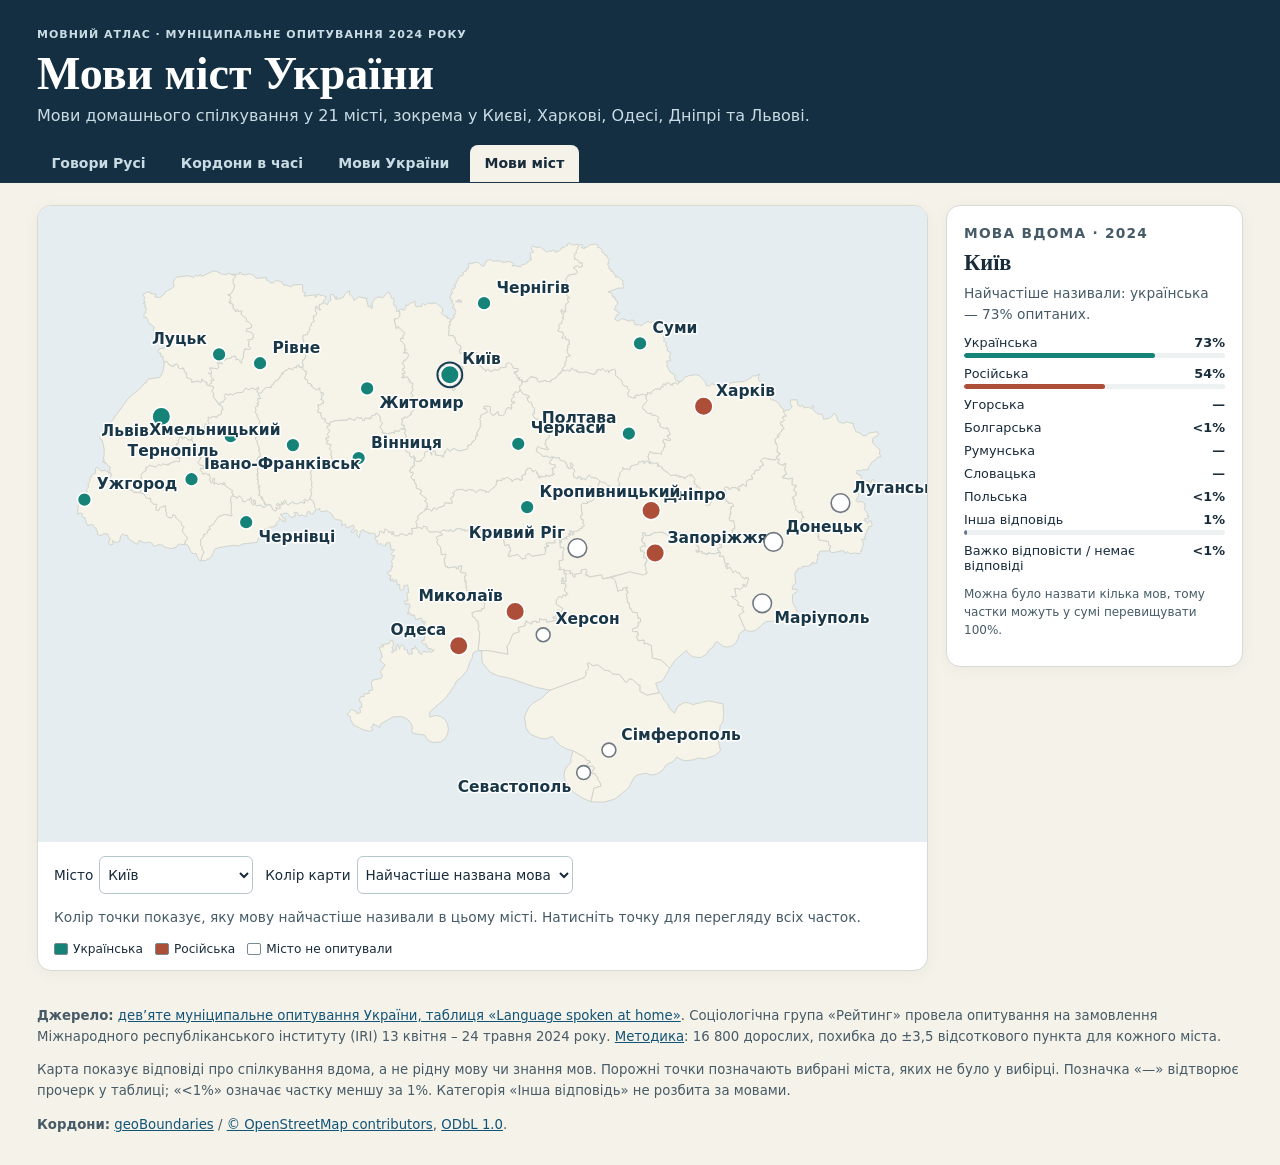
<file: cities.html>
<!doctype html>
<html lang="uk">
<head>
<meta charset="utf-8">
<meta name="viewport" content="width=device-width, initial-scale=1">
<meta name="description" content="Інтерактивна карта мов домашнього спілкування в містах України за муніципальним опитуванням 2024 року.">
<meta property="og:type" content="website">
<meta property="og:locale" content="uk_UA">
<meta property="og:site_name" content="Мовний атлас України">
<meta property="og:title" content="Мови міст · Мовний атлас України">
<meta property="og:description" content="Якими мовами спілкуються вдома у 21 місті України.">
<meta property="og:url" content="https://yborunov.github.io/ukraine-language-atlas/cities.html">
<meta property="og:image" content="https://yborunov.github.io/ukraine-language-atlas/assets/atlas-share-v1.png">
<meta property="og:image:type" content="image/png">
<meta property="og:image:width" content="1200">
<meta property="og:image:height" content="630">
<meta property="og:image:alt" content="Мовний атлас України: карта сучасної України та шкала часу від 882 до 2026 року">
<meta name="twitter:card" content="summary_large_image">
<meta name="twitter:title" content="Мови міст · Мовний атлас України">
<meta name="twitter:description" content="Якими мовами спілкуються вдома у 21 місті України.">
<meta name="twitter:image" content="https://yborunov.github.io/ukraine-language-atlas/assets/atlas-share-v1.png">
<meta name="twitter:image:alt" content="Мовний атлас України: карта сучасної України та шкала часу від 882 до 2026 року">
<title>Мови міст · Мовний атлас України</title>
<link rel="stylesheet" href="atlas-nav.css">
<link rel="stylesheet" href="history.css">
<link rel="stylesheet" href="modern.css">
<link rel="stylesheet" href="cities.css">
<script defer src="modern-boundaries.js"></script>
<script defer src="cities-data.js"></script>
<script defer src="cities.js"></script>
</head>
<body>
<header class="masthead">
  <p class="eyebrow">Мовний атлас · Муніципальне опитування 2024 року</p>
  <h1>Мови міст України</h1>
  <p>Мови домашнього спілкування у 21 місті, зокрема у Києві, Харкові, Одесі, Дніпрі та Львові.</p>
</header>
<nav class="atlas-tabs" aria-label="Карти атласу">
  <a href="./">Говори Русі</a>
  <a href="history.html">Кордони в часі</a>
  <a href="modern.html">Мови України</a>
  <a href="cities.html" aria-current="page">Мови міст</a>
</nav>
<main class="history-layout">
  <section class="card" aria-label="Інтерактивна карта міст України">
    <svg id="city-map" viewBox="0 0 860 615" role="group" aria-labelledby="city-map-title">
      <title id="city-map-title">Мови домашнього спілкування в містах України</title>
      <g id="city-land" aria-hidden="true"></g><g id="city-markers"></g>
    </svg>
    <div class="modern-controls">
      <div class="modern-selects city-selects">
        <label>Місто <select id="pick-city"></select></label>
        <label>Колір карти <select id="city-mode"></select></label>
      </div>
      <p id="layer-note">Кожна точка — окреме місто. Оберіть місто, щоб переглянути відповіді.</p>
      <div id="city-legend" class="modern-legend" aria-label="Легенда карти"></div>
    </div>
    <noscript><p class="modern-controls">Для роботи карти потрібен JavaScript.</p></noscript>
  </section>
  <aside class="card map-info" aria-labelledby="city-title" aria-live="polite">
    <p class="eyebrow">Мова вдома · 2024</p>
    <h2 id="city-title">Київ</h2>
    <p id="city-summary"></p>
    <div id="city-bars" class="census-bars"></div>
    <p id="city-multiple">Можна було назвати кілька мов, тому частки можуть у сумі перевищувати 100%.</p>
  </aside>
</main>
<footer class="history-footer">
  <p><strong>Джерело:</strong> <a href="https://www.iri.org/wp-content/uploads/2024/06/Ninth_Municipal-survey_May-2024_ENG-Final.pdf#page=178">дев’яте муніципальне опитування України, таблиця «Language spoken at home»</a>. Соціологічна група «Рейтинг» провела опитування на замовлення Міжнародного республіканського інституту (IRI) 13 квітня – 24 травня 2024 року. <a href="https://www.iri.org/news/iri-ukraine-municipal-poll-finds-desire-for-local-control-in-reconstruction-decrease-in-corruption-support-for-eu-and-nato-membership/">Методика</a>: 16 800 дорослих, похибка до ±3,5 відсоткового пункта для кожного міста.</p>
  <p>Карта показує відповіді про спілкування вдома, а не рідну мову чи знання мов. Порожні точки позначають вибрані міста, яких не було у вибірці. Позначка «—» відтворює прочерк у таблиці; «&lt;1%» означає частку меншу за 1%. Категорія «Інша відповідь» не розбита за мовами.</p>
  <p><strong>Кордони:</strong> <a href="https://www.geoboundaries.org/">geoBoundaries</a> / <a href="https://www.openstreetmap.org/copyright">© OpenStreetMap contributors</a>, <a href="https://opendatacommons.org/licenses/odbl/1-0/">ODbL 1.0</a>.</p>
</footer>
</body>
</html>
</file>
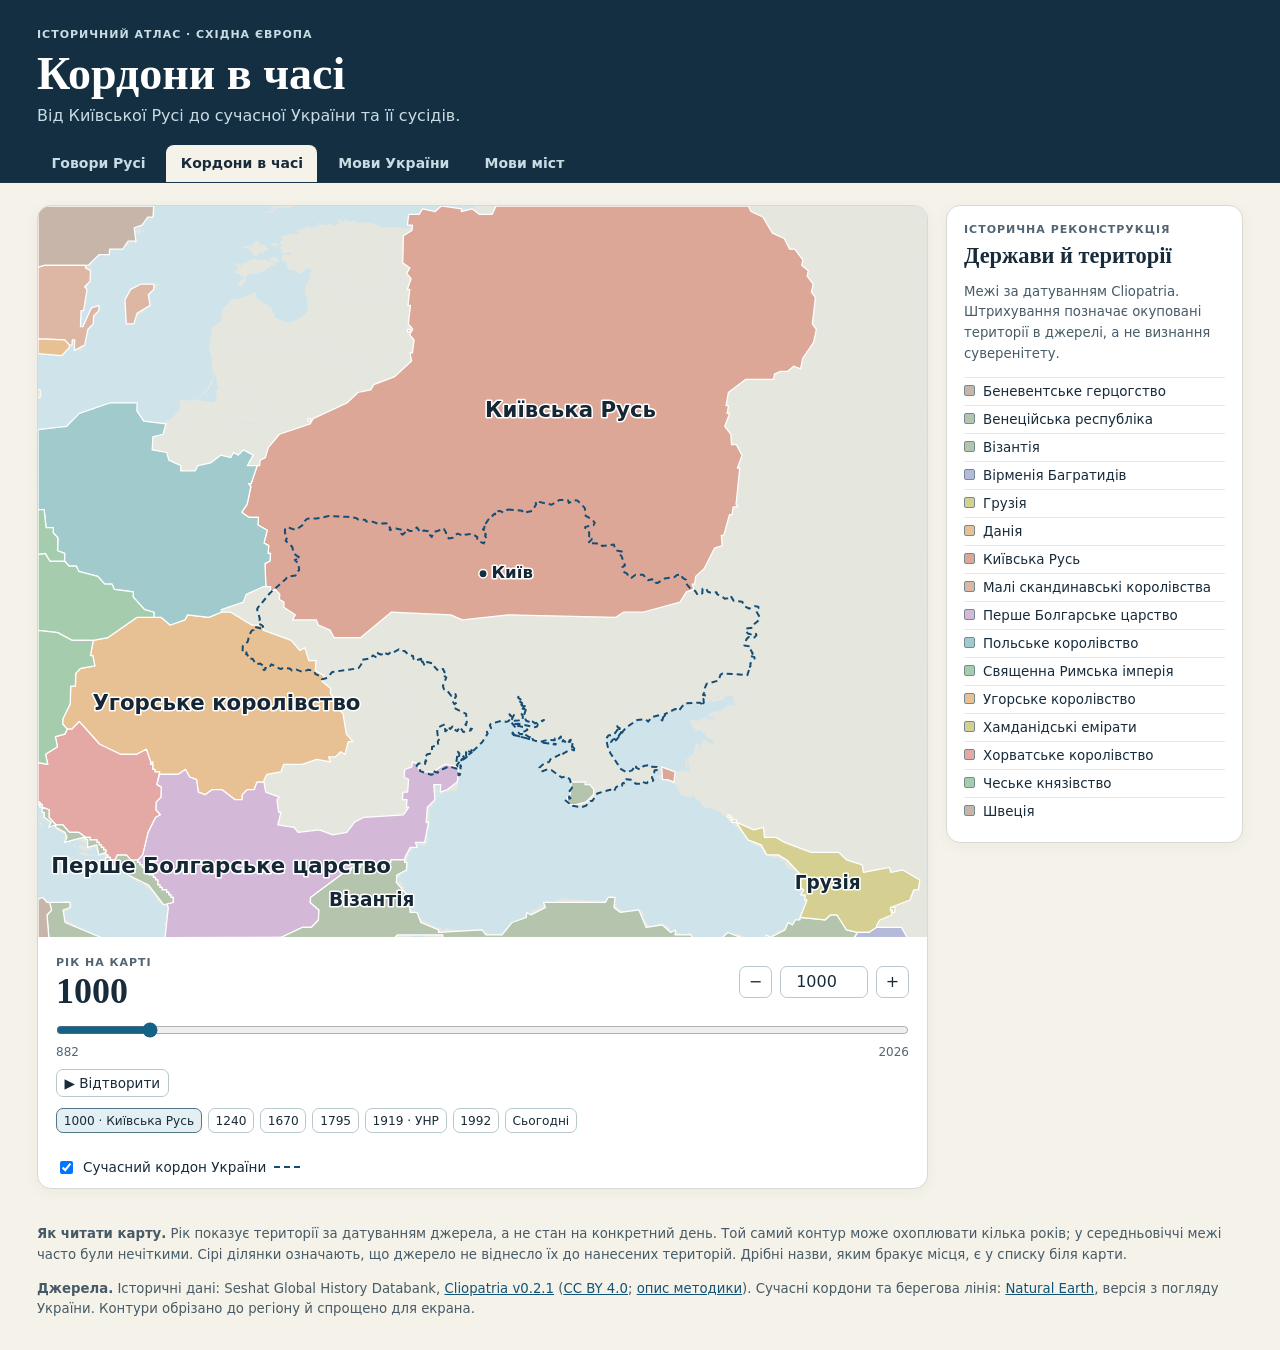
<file: history.html>
<!doctype html>
<html lang="uk">
<head>
<meta charset="utf-8">
<meta name="viewport" content="width=device-width, initial-scale=1">
<meta name="description" content="Інтерактивна карта політичних кордонів Східної Європи від Київської Русі до сьогодення.">
<meta property="og:type" content="website">
<meta property="og:locale" content="uk_UA">
<meta property="og:site_name" content="Мовний атлас України">
<meta property="og:title" content="Кордони в часі · Мовний атлас України">
<meta property="og:description" content="Подивіться, як змінювалися кордони навколо сучасної України від 882 до 2026 року.">
<meta property="og:url" content="https://yborunov.github.io/ukraine-language-atlas/history.html">
<meta property="og:image" content="https://yborunov.github.io/ukraine-language-atlas/assets/atlas-share-v1.png">
<meta property="og:image:type" content="image/png">
<meta property="og:image:width" content="1200">
<meta property="og:image:height" content="630">
<meta property="og:image:alt" content="Мовний атлас України: карта сучасної України та шкала часу від 882 до 2026 року">
<meta name="twitter:card" content="summary_large_image">
<meta name="twitter:title" content="Кордони в часі · Мовний атлас України">
<meta name="twitter:description" content="Подивіться, як змінювалися кордони навколо сучасної України від 882 до 2026 року.">
<meta name="twitter:image" content="https://yborunov.github.io/ukraine-language-atlas/assets/atlas-share-v1.png">
<meta name="twitter:image:alt" content="Мовний атлас України: карта сучасної України та шкала часу від 882 до 2026 року">
<title>Кордони в часі · Мовний атлас України</title>
<link rel="stylesheet" href="atlas-nav.css">
<link rel="stylesheet" href="history.css">
<script defer src="history-data.js"></script>
<script defer src="history-names.js"></script>
<script defer src="history.js"></script>
</head>
<body>
<header class="masthead">
  <p class="eyebrow">Історичний атлас · Східна Європа</p>
  <h1>Кордони в часі</h1>
  <p>Від Київської Русі до сучасної України та її сусідів.</p>
</header>
<nav class="atlas-tabs" aria-label="Карти атласу">
  <a href="./">Говори Русі</a>
  <a href="history.html" aria-current="page">Кордони в часі</a><a href="modern.html">Мови України</a><a href="cities.html">Мови міст</a>
</nav>
<main class="history-layout">
  <section class="card map-card" aria-label="Інтерактивна карта">
    <svg id="political-map" viewBox="0 0 960 790" role="img" aria-labelledby="map-title">
      <title id="map-title">Політична карта Східної Європи</title>
      <defs><pattern id="occupation" patternUnits="userSpaceOnUse" width="8" height="8" patternTransform="rotate(35)"><rect width="8" height="8" fill="#ece3dc"/><path d="M0 0V8" stroke="#8b554b" stroke-width="3"/></pattern></defs>
      <g id="land"></g><g id="polities"></g>
      <path id="ukraine-outline" class="ukraine-outline" fill="none"/>
      <g id="map-labels"></g><g id="kyiv-marker"></g>
    </svg>
    <div class="timeline">
      <div class="year-row">
        <div><label class="eyebrow" for="year-range">Рік на карті</label><div id="year-display">1000</div></div>
        <div class="year-step"><button type="button" id="prev-year" aria-label="Попередній рік">−</button><label class="sr-only" for="year-number">Введіть рік</label><input id="year-number" type="number" min="882" max="2026" value="1000"><button type="button" id="next-year" aria-label="Наступний рік">+</button></div>
      </div>
      <input id="year-range" type="range" min="882" max="2026" step="1" value="1000">
      <div class="range-ends"><span>882</span><span id="max-year">2026</span></div>
      <div class="timeline-media">
        <button type="button" id="play-timeline" aria-pressed="false">▶ Відтворити</button>
      </div>
      <div class="milestones" aria-label="Обрані роки">
        <button type="button" data-year="1000">1000 · Київська Русь</button>
        <button type="button" data-year="1240">1240</button>
        <button type="button" data-year="1670">1670</button>
        <button type="button" data-year="1795">1795</button>
        <button type="button" data-year="1919">1919 · УНР</button>
        <button type="button" data-year="1992">1992</button>
        <button type="button" data-year="now">Сьогодні</button>
      </div>
    </div>
    <div class="map-controls">
      <label><input id="show-ukraine" type="checkbox" checked> Сучасний кордон України</label>
      <span class="outline-key" aria-hidden="true"></span>
    </div>
    <noscript><p class="map-controls">Для зміни року потрібен JavaScript.</p></noscript>
  </section>
  <aside class="card map-info" aria-labelledby="entities-title">
    <p class="eyebrow" id="era">Історичні межі</p>
    <h2 id="entities-title">Держави й території</h2>
    <p id="map-note"></p>
    <ul id="entity-list"></ul>
  </aside>
</main>
<footer class="history-footer">
  <p><strong>Як читати карту.</strong> Рік показує території за датуванням джерела, а не стан на конкретний день. Той самий контур може охоплювати кілька років; у середньовіччі межі часто були нечіткими. Сірі ділянки означають, що джерело не віднесло їх до нанесених територій. Дрібні назви, яким бракує місця, є у списку біля карти.</p>
  <p><strong>Джерела.</strong> Історичні дані: Seshat Global History Databank, <a href="https://github.com/Seshat-Global-History-Databank/cliopatria/tree/v0.2.1">Cliopatria v0.2.1</a> (<a href="https://creativecommons.org/licenses/by/4.0/">CC BY 4.0</a>; <a href="https://doi.org/10.1038/s41597-025-04516-9">опис методики</a>). Сучасні кордони та берегова лінія: <a href="https://www.naturalearthdata.com/downloads/10m-cultural-vectors/10m-admin-0-countries/">Natural Earth</a>, версія з погляду України. Контури обрізано до регіону й спрощено для екрана.</p>
</footer>
</body>
</html>
</file>
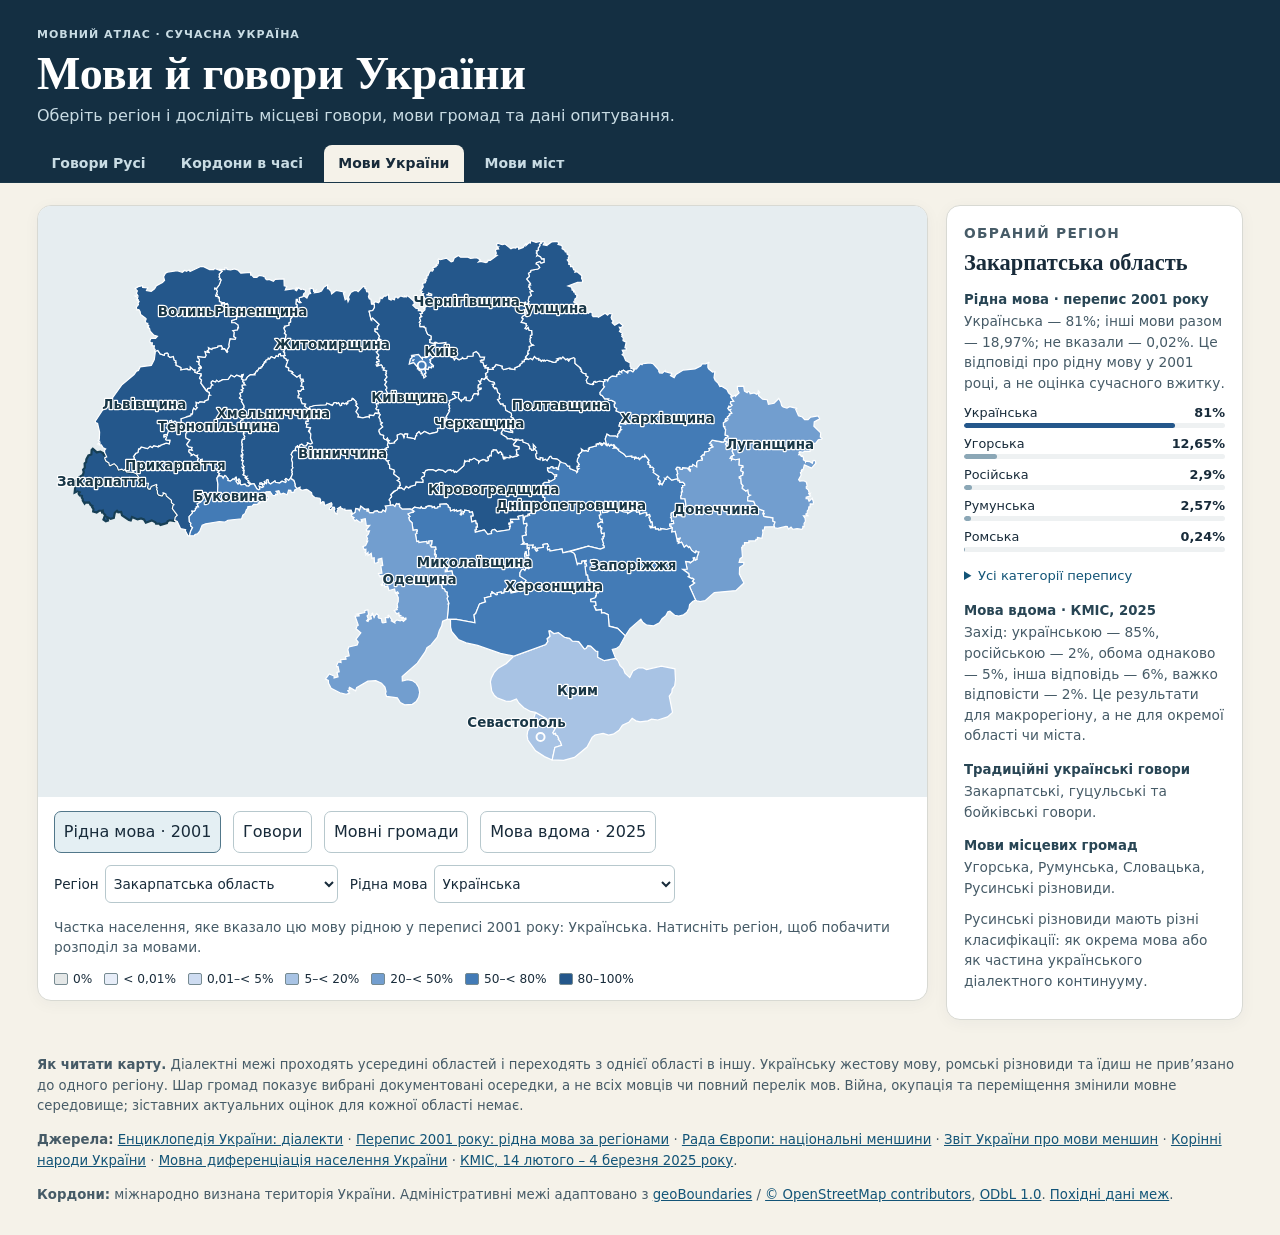
<file: modern.html>
<!doctype html>
<html lang="uk">
<head>
<meta charset="utf-8">
<meta name="viewport" content="width=device-width, initial-scale=1">
<meta name="description" content="Інтерактивна карта українських говорів і мовних спільнот сучасної України.">
<meta property="og:type" content="website">
<meta property="og:locale" content="uk_UA">
<meta property="og:site_name" content="Мовний атлас України">
<meta property="og:title" content="Мови України · Мовний атлас України">
<meta property="og:description" content="Говори, мовні громади та частки за регіонами України.">
<meta property="og:url" content="https://yborunov.github.io/ukraine-language-atlas/modern.html">
<meta property="og:image" content="https://yborunov.github.io/ukraine-language-atlas/assets/atlas-share-v1.png">
<meta property="og:image:type" content="image/png">
<meta property="og:image:width" content="1200">
<meta property="og:image:height" content="630">
<meta property="og:image:alt" content="Мовний атлас України: карта сучасної України та шкала часу від 882 до 2026 року">
<meta name="twitter:card" content="summary_large_image">
<meta name="twitter:title" content="Мови України · Мовний атлас України">
<meta name="twitter:description" content="Говори, мовні громади та частки за регіонами України.">
<meta name="twitter:image" content="https://yborunov.github.io/ukraine-language-atlas/assets/atlas-share-v1.png">
<meta name="twitter:image:alt" content="Мовний атлас України: карта сучасної України та шкала часу від 882 до 2026 року">
<title>Мови України · Мовний атлас України</title>
<link rel="stylesheet" href="atlas-nav.css">
<link rel="stylesheet" href="history.css">
<link rel="stylesheet" href="modern.css">
<script defer src="modern-boundaries.js"></script>
<script defer src="modern-data.js"></script>
<script defer src="modern-census.js"></script>
<script defer src="modern.js"></script>
</head>
<body>
<header class="masthead">
  <p class="eyebrow">Мовний атлас · Сучасна Україна</p>
  <h1>Мови й говори України</h1>
  <p>Оберіть регіон і дослідіть місцеві говори, мови громад та дані опитування.</p>
</header>
<nav class="atlas-tabs" aria-label="Карти атласу">
  <a href="./">Говори Русі</a>
  <a href="history.html">Кордони в часі</a>
  <a href="modern.html" aria-current="page">Мови України</a><a href="cities.html">Мови міст</a>
</nav>
<main class="history-layout">
  <section class="card" aria-label="Інтерактивна карта України">
    <svg id="modern-map" viewBox="0 0 925 615" role="group" aria-labelledby="modern-title">
      <title id="modern-title">Адміністративні регіони України</title>
      <defs id="map-patterns"></defs>
      <g id="modern-regions"></g><g id="modern-labels" aria-hidden="true"></g>
    </svg>
    <div class="modern-controls">
      <div class="mode-buttons" role="group" aria-label="Шар карти">
        <button type="button" data-mode="census" aria-pressed="true">Рідна мова · 2001</button>
        <button type="button" data-mode="dialects" aria-pressed="false">Говори</button>
        <button type="button" data-mode="languages" aria-pressed="false">Мовні громади</button>
        <button type="button" data-mode="survey" aria-pressed="false">Мова вдома · 2025</button>
      </div>
      <div class="modern-selects">
        <label>Регіон <select id="pick-region"></select></label>
        <label id="language-control" hidden>Мова громади <select id="pick-language"></select></label>
        <label id="census-control">Рідна мова <select id="pick-census"></select></label>
      </div>
      <p id="layer-note"></p>
      <div id="modern-legend" class="modern-legend" aria-label="Легенда карти"></div>
    </div>
    <noscript><p class="modern-controls">Для роботи карти потрібен JavaScript.</p></noscript>
  </section>
  <aside class="card map-info" aria-labelledby="region-title" aria-live="polite">
    <p class="eyebrow">Обраний регіон</p>
    <h2 id="region-title">Закарпатська область</h2>
    <h3>Рідна мова · перепис 2001 року</h3>
    <p id="census-summary"></p>
    <div id="census-bars" class="census-bars"></div>
    <details>
      <summary>Усі категорії перепису</summary>
      <table class="census-table">
        <caption class="sr-only">Рідна мова за переписом 2001 року</caption>
        <thead><tr><th scope="col">Мова</th><th scope="col">Частка</th><th scope="col">Осіб</th></tr></thead>
        <tbody id="census-table"></tbody>
      </table>
    </details>
    <h3>Мова вдома · КМІС, 2025</h3>
    <p id="region-survey"></p>
    <h3>Традиційні українські говори</h3>
    <p id="region-dialects"></p>
    <h3>Мови місцевих громад</h3>
    <p id="region-languages"></p>
    <p id="region-context"></p>
  </aside>
</main>
<footer class="history-footer">
  <p><strong>Як читати карту.</strong> Діалектні межі проходять усередині областей і переходять з однієї області в іншу. Українську жестову мову, ромські різновиди та їдиш не прив’язано до одного регіону. Шар громад показує вибрані документовані осередки, а не всіх мовців чи повний перелік мов. Війна, окупація та переміщення змінили мовне середовище; зіставних актуальних оцінок для кожної області немає.</p>
  <p><strong>Джерела:</strong> <a href="https://www.encyclopediaofukraine.com/display.asp?linkpath=pages%5CD%5CI%5CDialects.htm">Енциклопедія України: діалекти</a> · <a href="https://2001.ukrcensus.gov.ua/i/u/cens2001.pdf">Перепис 2001 року: рідна мова за регіонами</a> · <a href="https://www.coe.int/en/web/kyiv/-/impact-of-the-decentralisation-reform-on-national-minorities-in-ukraine-assessed-in-a-council-of-europe-report">Рада Європи: національні меншини</a> · <a href="https://rm.coe.int/ukrainepr5-en/1680b0e47b">Звіт України про мови меншин</a> · <a href="https://ppu.gov.ua/en/press-center/nayposhyrenishi-zapytannia-shchodo-korinnykh-narodiv-ukrainy/">Корінні народи України</a> · <a href="https://doi.org/10.1515/jnmlp-2017-0008">Мовна диференціація населення України</a> · <a href="https://www.kiis.com.ua/?lang=ukr&amp;cat=reports&amp;id=1513&amp;page=1">КМІС, 14 лютого – 4 березня 2025 року</a>.</p>
  <p><strong>Кордони:</strong> міжнародно визнана територія України. Адміністративні межі адаптовано з <a href="https://www.geoboundaries.org/">geoBoundaries</a> / <a href="https://www.openstreetmap.org/copyright">© OpenStreetMap contributors</a>, <a href="https://opendatacommons.org/licenses/odbl/1-0/">ODbL 1.0</a>. <a href="modern-boundaries.js" download>Похідні дані меж</a>.</p>
</footer>
</body>
</html>
</file>
<file: atlas-nav.css>
.atlas-tabs{display:flex;gap:.4rem;padding:0 max(12px,calc((100vw - 1206px)/2));background:#142f42;border-bottom:1px solid #193749}
.atlas-tabs a{padding:.65rem .9rem;text-decoration:none;font-size:.875rem;font-weight:700;color:#c9dce4;border-radius:8px 8px 0 0}
.atlas-tabs a:hover{background:#25465a;color:#fff}
.atlas-tabs a[aria-current="page"]{background:#f5f2e9;color:#182b3a}
.atlas-tabs a:focus-visible{outline:2px solid #9ad4ee;outline-offset:-3px}
@media(max-width:440px){.atlas-tabs{gap:0;flex-wrap:wrap}.atlas-tabs a{padding:.55rem .5rem;font-size:.8rem}}
@media(max-width:440px){.atlas-tabs{padding-inline:6px}.atlas-tabs a{padding-inline:.4rem;font-size:.75rem}}
</file>
<file: history.css>
:root{font-family:Inter,system-ui,-apple-system,Segoe UI,sans-serif;color:#182b3a;background:#f5f2e9}
*{box-sizing:border-box}
body{margin:0}
.masthead{background:#142f42;color:#fff;padding:28px max(16px,calc((100vw - 1206px)/2)) 20px}
.masthead h1{font:700 clamp(30px,5vw,46px) Georgia,serif;margin:6px 0}
.masthead p{margin:0;color:#c9dce4}
.eyebrow{font-size:11px;font-weight:750;letter-spacing:.09em;text-transform:uppercase;color:#526574}
.history-layout{display:grid;grid-template-columns:minmax(0,3fr) minmax(240px,1fr);gap:18px;align-items:start;max-width:1250px;margin:auto;padding:22px}
.card{min-width:0;background:#fff;border:1px solid #d8d9d3;border-radius:14px;overflow:hidden;box-shadow:0 3px 16px #1b35420b}
.timeline{padding:14px 18px}
.year-row,.year-step,.range-ends,.map-controls{display:flex;align-items:center;justify-content:space-between;gap:8px}
#year-display{font:700 2.25rem Georgia,serif;font-variant-numeric:tabular-nums}
button,#year-number{color:#182b3a;font:inherit;border:1px solid #b7c8cd;border-radius:7px;background:#fff;padding:.36em .55em}
button{cursor:pointer}
button:hover,button[aria-pressed="true"]{background:#e4eff3;border-color:#51778a}
button:disabled{opacity:.5;cursor:default}
#year-number{width:5.5rem;text-align:center}
#year-range{display:block;width:100%;min-height:30px;margin:3px 0 0;accent-color:#146386}
.range-ends{font-size:.75rem;color:#526574}
.milestones{display:flex;gap:6px;flex-wrap:wrap;margin-top:11px;font-size:.76rem}
#political-map{display:block;width:100%;height:auto;background:#cfe3eb}
.land{fill:#e5e7df}
.polity{stroke:#fff;stroke-width:1.25;stroke-linejoin:round;vector-effect:non-scaling-stroke}
.ukraine-outline{stroke:#164d75;stroke-width:2;stroke-dasharray:6 4;stroke-linejoin:round;vector-effect:non-scaling-stroke;pointer-events:none}
.map-name,.kyiv-name{fill:#152735;paint-order:stroke;stroke:#fff;stroke-width:3.5;stroke-linejoin:round;pointer-events:none;font-weight:700}
.map-name{text-anchor:middle}
.kyiv-name{font-size:18px}
.map-controls{justify-content:flex-start;padding:11px 18px;font-size:.85rem}
.map-controls label{display:flex;align-items:center;gap:7px;cursor:pointer}
.outline-key{width:26px;border-top:2px dashed #164d75}
.map-info{padding:17px}
.map-info h2{font:700 1.4rem Georgia,serif;margin:.3em 0}
.map-info .eyebrow{margin:0}
#map-note,.history-footer{color:#465b67;font-size:.83rem;line-height:1.55}
#entity-list{padding:0;margin:10px 0 0;list-style:none;max-height:34rem;overflow:auto}
#entity-list li{display:flex;gap:8px;align-items:baseline;padding:6px 0;border-top:1px solid #e4e9e7;font-size:.84rem}
.swatch{display:inline-block;flex:none;width:11px;height:11px;border:1px solid #768a91;border-radius:2px}
.history-footer{max-width:1250px;margin:0 auto 30px;padding:0 22px}
.history-footer a{color:#125477}
.sr-only{position:absolute;width:1px;height:1px;padding:0;margin:-1px;overflow:hidden;clip-path:inset(50%);white-space:nowrap}
@media(max-width:760px){.history-layout{grid-template-columns:1fr;padding:12px}.timeline{padding-inline:12px}#entity-list{max-height:16rem}}
@media(max-width:760px){
  #year-range{min-height:44px;touch-action:pan-y}
  .year-step button,.milestones button{min-height:44px}
  .year-step button{min-width:44px}
}
.timeline-media{display:flex;align-items:center;gap:12px;flex-wrap:wrap;margin-top:10px;font-size:.85rem}
.timeline-media a{color:#125477}
@media(max-width:760px){.timeline-media button{min-height:44px}}
</file>
<file: modern.css>
#modern-map{display:block;width:100%;height:auto;background:#e6edf0}
.modern-region{stroke:#fff;stroke-width:1.2;cursor:pointer;vector-effect:non-scaling-stroke}
.modern-region:hover,.modern-region:focus-visible,.modern-region[aria-pressed=true]{stroke:#173f55;stroke-width:2.2;outline:none}
.modern-label{font-size:14px;font-weight:700;fill:#193747;paint-order:stroke;stroke:#fff;stroke-width:2.5;stroke-linejoin:round;text-anchor:middle;pointer-events:none}
.modern-city{fill:#193747;stroke:#fff;stroke-width:2}
.modern-city-hit{fill:transparent;cursor:pointer}
.modern-city-hit:hover,.modern-city-hit:focus-visible,.modern-city-hit[aria-pressed=true]{fill:#14558333;stroke:#173f55;stroke-width:2;outline:none}
.modern-controls{padding:14px 16px}
.mode-buttons,.modern-selects,.modern-legend{display:flex;gap:8px 12px;align-items:center;flex-wrap:wrap}
.mode-buttons button{min-height:42px}
.modern-selects{margin-top:12px}
.modern-selects label{display:flex;gap:6px;align-items:center;font-size:.85rem}
.modern-selects label[hidden]{display:none}
.modern-selects select{max-width:100%;font:inherit;min-height:38px;color:#182b3a;border:1px solid #b7c8cd;border-radius:6px;background:#fff;padding:4px}
.modern-legend{font-size:.76rem}
.legend-item{display:inline-flex;gap:5px;align-items:center}
.legend-item .swatch{width:14px;height:12px}
#layer-note,.map-info p{font-size:.86rem;line-height:1.5;color:#465b67}
.map-info h3{font-size:.83rem;margin:1rem 0 .25rem;color:#284554}
.map-info p:not(.eyebrow){margin:.25rem 0 .65rem}
@media(max-width:760px){.mode-buttons button,.modern-selects select{min-height:44px}.atlas-tabs{flex-wrap:wrap}.atlas-tabs a{padding:.6rem}.modern-label{font-size:18px}.modern-label.secondary{display:none}}
.census-bars{display:grid;gap:8px;margin:.7rem 0}
.census-bar-label{display:flex;justify-content:space-between;gap:6px;font-size:.8rem}
.census-track{height:5px;background:#eef1f2;border-radius:6px;overflow:hidden;margin-top:3px}
.census-track span{display:block;height:100%;background:#8ba7b6;border-radius:6px}
.census-track .census-uk{background:#24578b}
.map-info summary{cursor:pointer;font-size:.82rem;color:#125477;padding:.35em 0}
.census-table{width:100%;border-collapse:collapse;font-size:.74rem;font-variant-numeric:tabular-nums;margin:.45rem 0}
.census-table th,.census-table td{padding:4px 3px;border-bottom:1px solid #e4e9e7;text-align:right}
.census-table th:first-child{text-align:left}
.census-table tbody th{font-weight:500}
.census-table td{white-space:nowrap}
</file>
<file: cities.css>
#city-map{display:block;width:100%;height:auto;background:#e6edf0}
#city-land path{fill:#f6f3e8;stroke:#d1d5ce;stroke-width:1;vector-effect:non-scaling-stroke}
.city-pin{cursor:pointer}
.city-pin .dot{stroke:#fff;stroke-width:1.6;vector-effect:non-scaling-stroke}
.city-pin .hit{fill:transparent}
.city-pin .ring{fill:none;stroke:#183c53;stroke-width:2;vector-effect:non-scaling-stroke;opacity:0}
.city-pin:hover .ring,.city-pin:focus-visible .ring,.city-pin[aria-pressed=true] .ring{opacity:1}
.city-pin:focus-visible{outline:none}
.city-pin text{pointer-events:none;font-size:15px;font-weight:700;fill:#193747;paint-order:stroke;stroke:#fff;stroke-width:3;stroke-linejoin:round}
.city-pin.no-data .dot{stroke:#707982}
.city-selects{margin-top:0}
#city-bars .census-bar-label{align-items:baseline}
#city-multiple{font-size:.75rem}
@media(max-width:760px){.city-pin text{font-size:21px}.city-pin:not(.major):not([aria-pressed=true]) text{display:none}}
</file>
